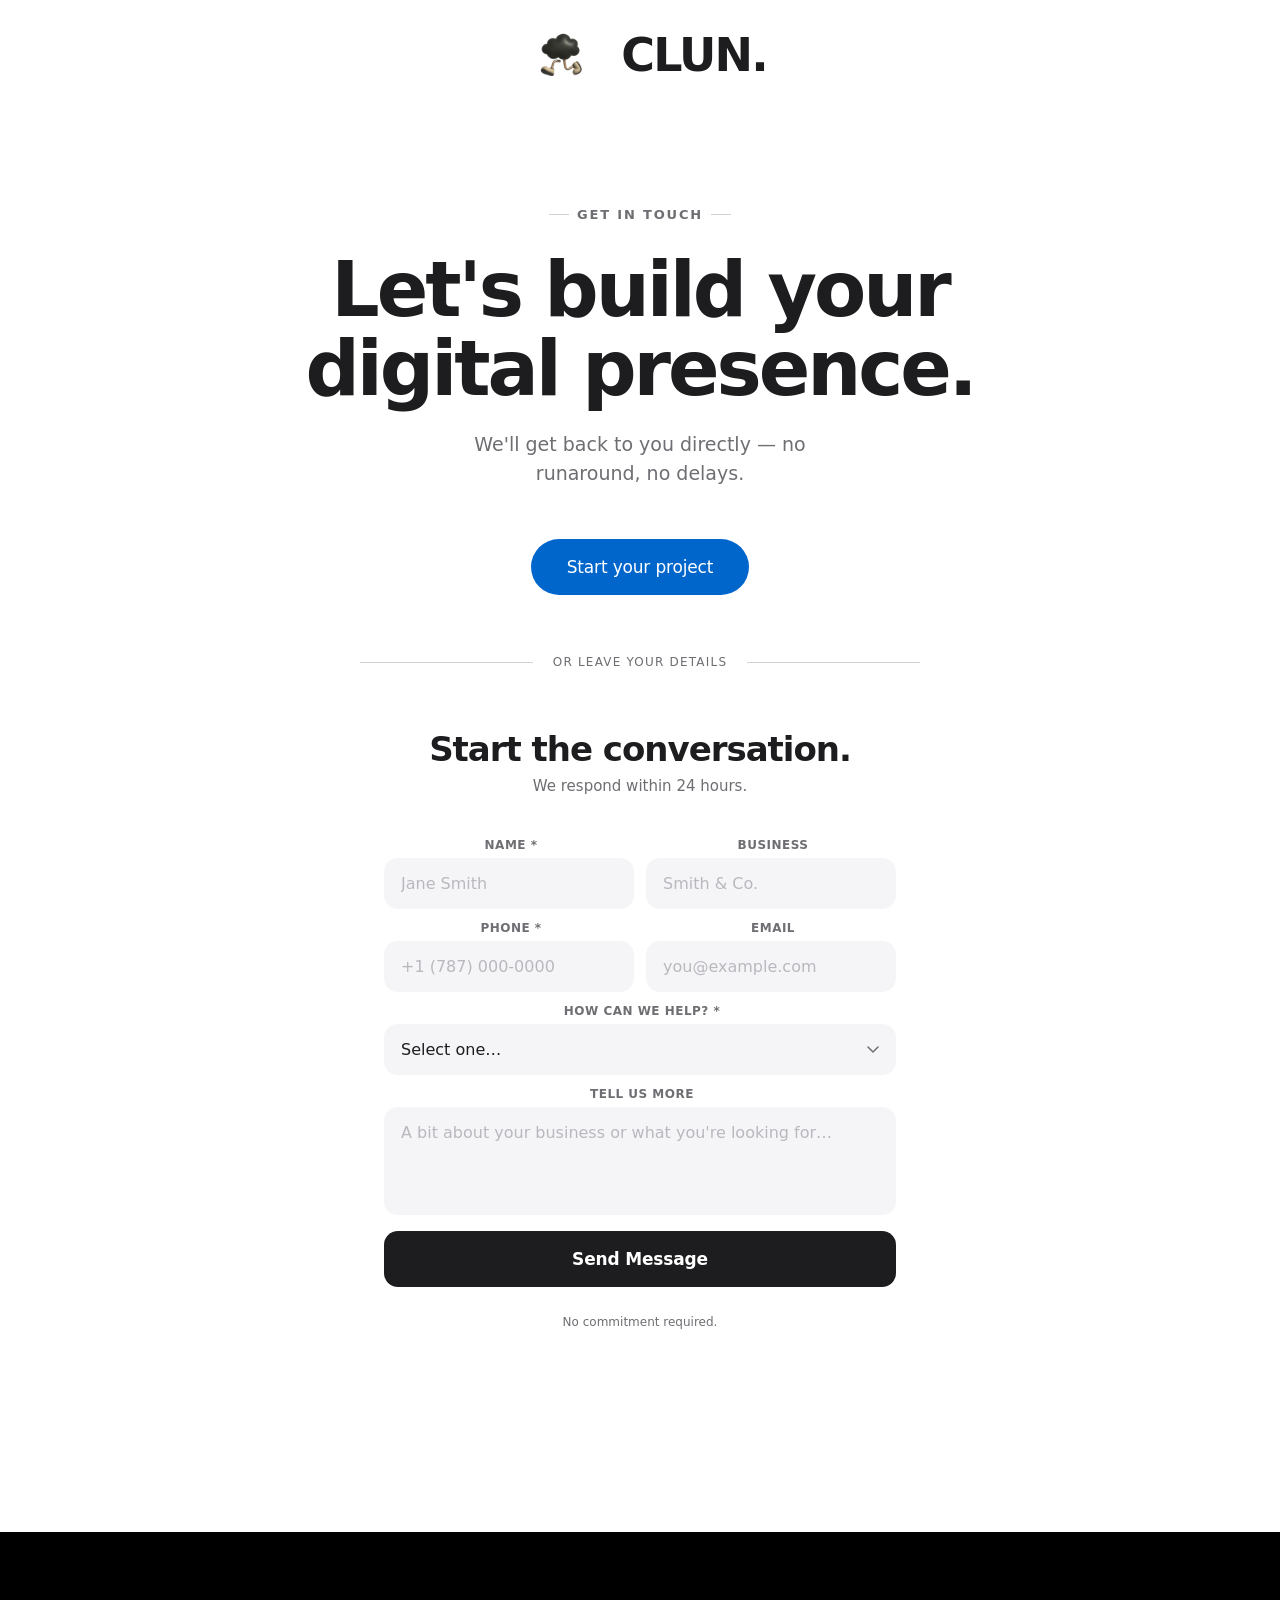
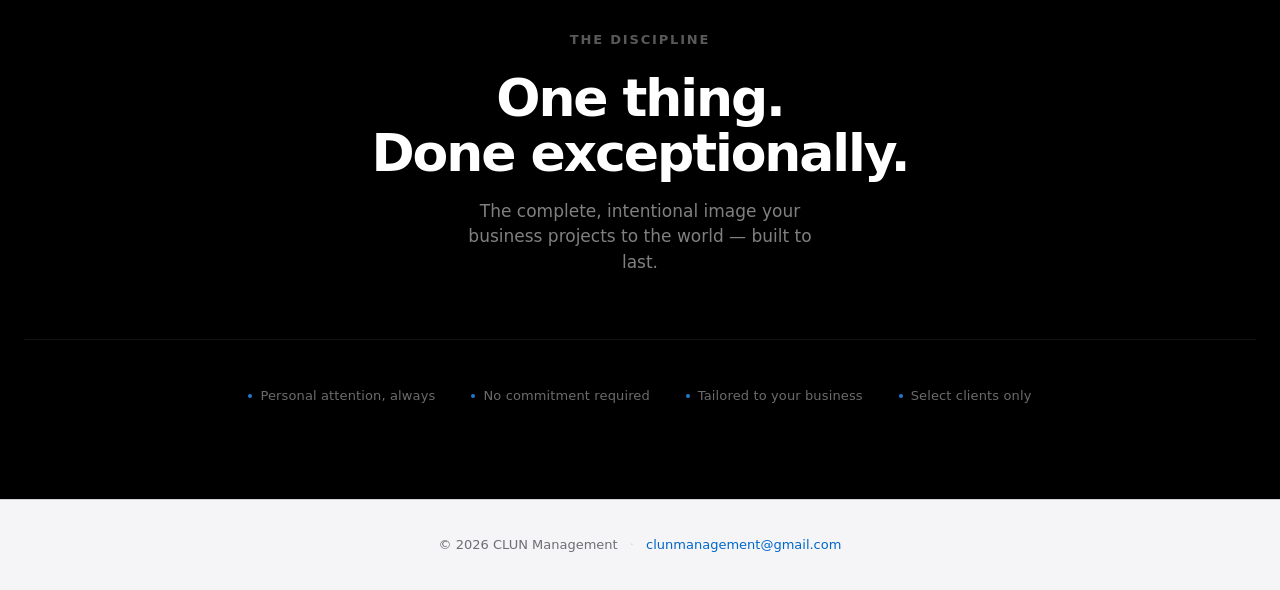
<file: index.html>
<!DOCTYPE html>
<html lang="en">
<head>
  <meta charset="UTF-8" />
  <meta name="viewport" content="width=device-width, initial-scale=1.0" />
  <meta name="description" content="Get in touch with CLUN Management — We build digital presence for businesses that refuse to go unnoticed." />
  <title>Contact — CLUN Management</title>

  <link rel="icon" href="/images/og-clun.jpg" />
  <link rel="apple-touch-icon" href="/images/og-clun.jpg" />

  <!-- Tarjeta al compartir (WhatsApp, iMessage, redes) -->
  <meta property="og:type" content="website" />
  <meta property="og:site_name" content="CLUN Management" />
  <meta property="og:locale" content="en_US" />
  <meta property="og:title" content="CLUN Management — We Build Digital Presence" />
  <meta property="og:description" content="CLUN Management builds digital presence for businesses that refuse to go unnoticed. Websites, booking and lead capture, built and launched for you." />
  <meta property="og:url" content="https://clun-website.vercel.app/" />
  <meta property="og:image" content="https://clun-website.vercel.app/images/og-clun.jpg" />
  <meta property="og:image:secure_url" content="https://clun-website.vercel.app/images/og-clun.jpg" />
  <meta property="og:image:type" content="image/jpeg" />
  <meta property="og:image:width" content="1200" />
  <meta property="og:image:height" content="630" />
  <meta property="og:image:alt" content="CLUN Management logo: a cloud mascot walking" />
  <meta name="twitter:card" content="summary_large_image" />
  <meta name="twitter:title" content="CLUN Management — We Build Digital Presence" />
  <meta name="twitter:description" content="CLUN Management builds digital presence for businesses that refuse to go unnoticed. Websites, booking and lead capture, built and launched for you." />
  <meta name="twitter:image" content="https://clun-website.vercel.app/images/og-clun.jpg" />

  <style>
    :root {
      --blue:       #0066cc;
      --blue-h:     #0071e3;
      --ink:        #1d1d1f;
      --muted:      #6e6e73;
      --canvas:     #ffffff;
      --alt:        #f5f5f7;
      --hairline:   #d2d2d7;
      --dark:       #000000;
      --sans: -apple-system, "SF Pro Display", "SF Pro Text", system-ui, sans-serif;
    }

    *, *::before, *::after { box-sizing: border-box; margin: 0; padding: 0; }
    html { scroll-behavior: smooth; }
    body {
      font-family: var(--sans);
      background: var(--canvas);
      color: var(--ink);
      -webkit-font-smoothing: antialiased;
      overflow-x: hidden;
    }
    img { display: block; max-width: 100%; }
    a   { color: inherit; text-decoration: none; }

    /* ── Nav ── */
    .nav {
      position: fixed;
      inset: 0 0 auto 0;
      z-index: 200;
      height: 110px;
      display: flex;
      align-items: center;
      justify-content: center;
      transition: background 0.3s, backdrop-filter 0.3s, height 0.3s, box-shadow 0.3s;
    }
    .nav.scrolled {
      height: 72px;
      background: rgba(255,255,255,0.88);
      backdrop-filter: saturate(180%) blur(20px);
      -webkit-backdrop-filter: saturate(180%) blur(20px);
      box-shadow: 0 1px 0 var(--hairline);
    }
    .nav__logo {
      display: flex;
      align-items: center;
      gap: 12px;
      transition: gap 0.3s;
    }
    .nav__mascot {
      height: 96px;
      width: auto;
      transition: height 0.3s;
    }
    .nav.scrolled .nav__mascot { height: 52px; }
    .nav__wordmark {
      font-size: 46px;
      font-weight: 800;
      letter-spacing: -0.04em;
      color: var(--ink);
      line-height: 1;
      transition: font-size 0.3s;
    }
    .nav.scrolled .nav__wordmark { font-size: 28px; }

    /* ── Hero ── */
    .hero {
      text-align: center;
      padding: 200px 24px 88px;
    }
    .hero__eyebrow {
      display: inline-flex;
      align-items: center;
      gap: 8px;
      font-size: 13px;
      font-weight: 600;
      letter-spacing: 0.14em;
      text-transform: uppercase;
      color: var(--muted);
      margin-bottom: 28px;
    }
    .hero__eyebrow::before,
    .hero__eyebrow::after {
      content: '';
      display: block;
      width: 20px;
      height: 1px;
      background: var(--hairline);
    }
    .hero__title {
      font-size: clamp(42px, 7vw, 76px);
      font-weight: 700;
      line-height: 1.04;
      letter-spacing: -0.04em;
      color: var(--ink);
      margin-bottom: 22px;
      max-width: 820px;
      margin-inline: auto;
    }
    .hero__sub {
      font-size: 19px;
      font-weight: 400;
      color: var(--muted);
      line-height: 1.5;
      max-width: 440px;
      margin-inline: auto;
      margin-bottom: 52px;
    }

    /* ── Buttons ── */
    .cta-row {
      display: flex;
      justify-content: center;
      gap: 12px;
      flex-wrap: wrap;
    }
    .btn {
      display: inline-flex;
      align-items: center;
      justify-content: center;
      gap: 8px;
      padding: 18px 36px;
      border-radius: 980px;
      font-family: var(--sans);
      font-size: 17px;
      font-weight: 500;
      cursor: pointer;
      border: none;
      transition: background 0.2s, color 0.2s, opacity 0.2s, transform 0.15s;
      white-space: nowrap;
      text-decoration: none;
      letter-spacing: -0.01em;
    }
    .btn:hover  { opacity: 0.84; }
    .btn:active { transform: scale(0.97); }
    .btn--primary   { background: var(--blue); color: #fff; }
    .btn--primary:hover { background: var(--blue-h); opacity: 1; }
    .btn--secondary { background: var(--alt); color: var(--blue); }
    .btn--ghost     { background: transparent; color: #fff; border: 1px solid rgba(255,255,255,0.28); }
    .btn--ghost:hover { background: rgba(255,255,255,0.1); opacity: 1; }

    /* ── Separator ── */
    .sep {
      display: flex;
      align-items: center;
      gap: 20px;
      max-width: 560px;
      margin: 60px auto;
      color: var(--hairline);
    }
    .sep::before, .sep::after {
      content: '';
      flex: 1;
      height: 1px;
      background: var(--hairline);
    }
    .sep span {
      font-size: 12px;
      font-weight: 500;
      letter-spacing: 0.1em;
      text-transform: uppercase;
      color: var(--muted);
      white-space: nowrap;
    }

    /* ── Form ── */
    .form-wrap {
      max-width: 560px;
      margin: 0 auto;
      padding: 0 24px 112px;
    }
    .form-wrap__heading {
      font-size: clamp(26px, 3vw, 34px);
      font-weight: 700;
      letter-spacing: -0.03em;
      text-align: center;
      margin-bottom: 6px;
    }
    .form-wrap__sub {
      font-size: 15px;
      color: var(--muted);
      text-align: center;
      margin-bottom: 40px;
      line-height: 1.5;
    }

    .form { display: flex; flex-direction: column; gap: 12px; }
    .form-row { display: grid; grid-template-columns: 1fr 1fr; gap: 12px; }

    .field { display: flex; flex-direction: column; gap: 6px; }
    .field label {
      font-size: 12px;
      font-weight: 600;
      letter-spacing: 0.04em;
      text-transform: uppercase;
      color: var(--muted);
      padding-left: 4px;
    }
    .field input,
    .field select,
    .field textarea {
      font-family: var(--sans);
      font-size: 16px;
      color: var(--ink);
      background: var(--alt);
      border: 1.5px solid transparent;
      border-radius: 14px;
      padding: 15px 16px;
      outline: none;
      transition: border-color 0.18s, background 0.18s, box-shadow 0.18s;
      -webkit-appearance: none;
      appearance: none;
      resize: none;
      width: 100%;
    }
    .field input::placeholder,
    .field textarea::placeholder { color: #b8b8bf; }
    .field input:focus,
    .field select:focus,
    .field textarea:focus {
      border-color: var(--blue);
      background: var(--canvas);
      box-shadow: 0 0 0 4px rgba(0, 102, 204, 0.10);
    }
    .field select {
      background-image: url("data:image/svg+xml,%3Csvg width='12' height='7' viewBox='0 0 12 7' fill='none' xmlns='http://www.w3.org/2000/svg'%3E%3Cpath d='M1 1l5 5 5-5' stroke='%236e6e73' stroke-width='1.5' stroke-linecap='round' stroke-linejoin='round'/%3E%3C/svg%3E");
      background-repeat: no-repeat;
      background-position: right 16px center;
      padding-right: 40px;
      cursor: pointer;
    }

    .btn--submit {
      width: 100%;
      border-radius: 14px;
      padding: 18px;
      font-family: var(--sans);
      font-size: 17px;
      font-weight: 600;
      letter-spacing: -0.01em;
      background: var(--ink);
      color: #fff;
      border: none;
      cursor: pointer;
      margin-top: 4px;
      transition: background 0.2s, transform 0.15s;
    }
    .btn--submit:hover  { background: #2a2a2c; }
    .btn--submit:active { transform: scale(0.99); }
    .btn--submit:disabled { opacity: 0.45; cursor: not-allowed; transform: none; }

    .form-note {
      font-size: 12px;
      color: var(--muted);
      text-align: center;
      margin-top: 14px;
      line-height: 1.6;
    }

    /* ── Success ── */
    .form-success {
      display: none;
      text-align: center;
      padding: 56px 0 40px;
    }
    .form-success.visible { display: block; }
    .success__ring {
      width: 64px;
      height: 64px;
      border-radius: 50%;
      background: var(--ink);
      display: flex;
      align-items: center;
      justify-content: center;
      margin: 0 auto 28px;
    }
    .form-success h3 {
      font-size: 28px;
      font-weight: 700;
      letter-spacing: -0.03em;
      margin-bottom: 10px;
    }
    .form-success p {
      font-size: 17px;
      color: var(--muted);
      margin-bottom: 36px;
      line-height: 1.5;
    }

    /* ── Dark strip ── */
    .dark-strip {
      background: var(--dark);
      color: #fff;
      padding: 100px 24px 96px;
      text-align: center;
    }
    .dark-strip__label {
      font-size: 13px;
      font-weight: 600;
      letter-spacing: 0.14em;
      text-transform: uppercase;
      color: rgba(255,255,255,0.35);
      margin-bottom: 24px;
    }
    .dark-strip__title {
      font-size: clamp(32px, 5vw, 52px);
      font-weight: 700;
      letter-spacing: -0.04em;
      line-height: 1.06;
      margin-bottom: 18px;
    }
    .dark-strip__sub {
      font-size: 17px;
      color: rgba(255,255,255,0.5);
      margin-bottom: 52px;
      max-width: 380px;
      margin-inline: auto;
      line-height: 1.5;
    }
    .trust-row {
      display: flex;
      justify-content: center;
      flex-wrap: wrap;
      gap: 10px 36px;
      list-style: none;
      margin-top: 64px;
      padding-top: 48px;
      border-top: 1px solid rgba(255,255,255,0.07);
    }
    .trust-row li {
      display: flex;
      align-items: center;
      gap: 8px;
      font-size: 13px;
      font-weight: 400;
      color: rgba(255,255,255,0.42);
      letter-spacing: 0.01em;
    }
    .trust-row .pip {
      width: 4px;
      height: 4px;
      border-radius: 50%;
      background: rgba(41, 151, 255, 0.8);
      flex-shrink: 0;
    }

    /* ── Footer ── */
    .footer {
      background: var(--alt);
      border-top: 1px solid var(--hairline);
      padding: 32px 24px;
      text-align: center;
    }
    .footer p { font-size: 13px; color: var(--muted); line-height: 2; }
    .footer a { color: var(--blue); }
    .footer .sep-dot { margin: 0 8px; color: var(--hairline); }

    /* ── Responsive ── */
    @media (max-width: 600px) {
      .hero { padding-top: 160px; }
      .nav__mascot { height: 72px; }
      .nav__wordmark { font-size: 34px; }
      .nav.scrolled .nav__mascot { height: 44px; }
      .nav.scrolled .nav__wordmark { font-size: 22px; }
      .form-row { grid-template-columns: 1fr; }
      .cta-row  { flex-direction: column; align-items: center; }
      .btn      { width: 100%; max-width: 360px; }
    }
  </style>
</head>
<body>

  <!-- NAV -->
  <nav class="nav" id="nav">
    <a href="#" class="nav__logo" aria-label="CLUN Management">
      <img src="images/mascot.png" class="nav__mascot" alt="" aria-hidden="true" />
      <span class="nav__wordmark">CLUN.</span>
    </a>
  </nav>

  <!-- HERO -->
  <section class="hero">
    <p class="hero__eyebrow"><span>Get in touch</span></p>
    <h1 class="hero__title">Let's build your<br />digital presence.</h1>
    <p class="hero__sub">We'll get back to you directly — no runaround, no delays.</p>

    <div class="cta-row">
      <button
        type="button"
        class="btn btn--primary"
        data-cal-link="clun-management-ecx9up"
        data-cal-config='{"layout":"month_view"}'
      >Start your project</button>
    </div>

    <div class="sep" aria-hidden="true"><span>or leave your details</span></div>

    <!-- FORM -->
    <div class="form-wrap">
      <h2 class="form-wrap__heading">Start the conversation.</h2>
      <p class="form-wrap__sub">We respond within 24 hours.</p>

      <form class="form" id="contactForm" novalidate>
        <div class="form-row">
          <div class="field">
            <label for="f-name">Name *</label>
            <input type="text" id="f-name" name="name" placeholder="Jane Smith" required autocomplete="name" />
          </div>
          <div class="field">
            <label for="f-business">Business</label>
            <input type="text" id="f-business" name="business" placeholder="Smith & Co." autocomplete="organization" />
          </div>
        </div>

        <div class="form-row">
          <div class="field">
            <label for="f-phone">Phone *</label>
            <input type="tel" id="f-phone" name="phone" placeholder="+1 (787) 000-0000" required autocomplete="tel" />
          </div>
          <div class="field">
            <label for="f-email">Email</label>
            <input type="email" id="f-email" name="email" placeholder="you@example.com" autocomplete="email" />
          </div>
        </div>

        <div class="field">
          <label for="f-interest">How can we help? *</label>
          <select id="f-interest" name="interest" required>
            <option value="" disabled selected>Select one…</option>
            <option value="Build my digital presence from scratch">Build my digital presence from scratch</option>
            <option value="Elevate my existing digital presence">Elevate my existing digital presence</option>
            <option value="Not sure yet — let's talk">Not sure yet — let's talk</option>
          </select>
        </div>

        <div class="field">
          <label for="f-message">Tell us more</label>
          <textarea id="f-message" name="message" rows="4" placeholder="A bit about your business or what you're looking for…"></textarea>
        </div>

        <button type="submit" class="btn--submit" id="submitBtn">Send Message</button>
        <p class="form-note">No commitment required.</p>
      </form>

      <!-- Success state -->
      <div class="form-success" id="formSuccess" aria-live="polite">
        <div class="success__ring" aria-hidden="true">
          <svg width="26" height="26" viewBox="0 0 24 24" fill="none" stroke="#fff" stroke-width="2.2" stroke-linecap="round" stroke-linejoin="round">
            <polyline points="20 6 9 17 4 12"/>
          </svg>
        </div>
        <h3>Message received.</h3>
        <p>We'll be in touch very soon.</p>
        <a href="https://wa.me/17875994838" target="_blank" rel="noopener" class="btn btn--primary">
          Message Us Directly
        </a>
      </div>
    </div>
  </section>

  <!-- DARK STRIP -->
  <div class="dark-strip">
    <p class="dark-strip__label">The discipline</p>
    <h2 class="dark-strip__title">One thing.<br />Done exceptionally.</h2>
    <p class="dark-strip__sub">The complete, intentional image your business projects to the world — built to last.</p>
    <ul class="trust-row">
      <li><span class="pip" aria-hidden="true"></span>Personal attention, always</li>
      <li><span class="pip" aria-hidden="true"></span>No commitment required</li>
      <li><span class="pip" aria-hidden="true"></span>Tailored to your business</li>
      <li><span class="pip" aria-hidden="true"></span>Select clients only</li>
    </ul>
  </div>

  <!-- FOOTER -->
  <footer class="footer">
    <p>
      © 2026 CLUN Management
      <span class="sep-dot">·</span>
      <a href="mailto:clunmanagement@gmail.com">clunmanagement@gmail.com</a>
    </p>
  </footer>

  <script>
    /* Nav glass on scroll */
    const nav = document.getElementById('nav');
    window.addEventListener('scroll', () => {
      nav.classList.toggle('scrolled', window.scrollY > 20);
    }, { passive: true });

    /* Form submit */
    const form      = document.getElementById('contactForm');
    const success   = document.getElementById('formSuccess');
    const submitBtn = document.getElementById('submitBtn');

    form.addEventListener('submit', async (e) => {
      e.preventDefault();
      if (!form.checkValidity()) { form.reportValidity(); return; }

      submitBtn.disabled = true;
      submitBtn.textContent = 'Sending…';

      const data = new FormData(form);
      data.append('_subject', 'New Lead — CLUN Management');
      data.append('_captcha', 'false');

      try {
        await fetch('https://formsubmit.co/ajax/clunmanagement@gmail.com', {
          method: 'POST',
          headers: { 'Accept': 'application/json' },
          body: data,
        });
      } catch (_) { /* show success regardless */ }

      form.style.display = 'none';
      success.classList.add('visible');
      success.scrollIntoView({ behavior: 'smooth', block: 'center' });
    });
  </script>

  <!-- Cal.com embed: opens the booking popup from the hero's "Start your project" button -->
  <script type="text/javascript">
    (function (C, A, L) {
      let p = function (a, ar) { a.q.push(ar); };
      let d = C.document;
      C.Cal = C.Cal || function () {
        let cal = C.Cal; let ar = arguments;
        if (!cal.loaded) {
          cal.ns = {}; cal.q = cal.q || [];
          d.head.appendChild(d.createElement("script")).src = A;
          cal.loaded = true;
        }
        if (ar[0] === L) {
          const api = function () { p(api, arguments); };
          const namespace = ar[1];
          api.q = api.q || [];
          typeof namespace === "string"
            ? (cal.ns[namespace] = api) && p(api, ar)
            : p(cal, ar);
          return;
        }
        p(cal, ar);
      };
    })(window, "https://app.cal.com/embed/embed.js", "init");

    Cal("init", { origin: "https://cal.com" });

    Cal("ui", {
      styles: { branding: { brandColor: "#A8844A" } },
      hideEventTypeDetails: false,
      layout: "month_view"
    });
  </script>
</body>
</html>
</file>
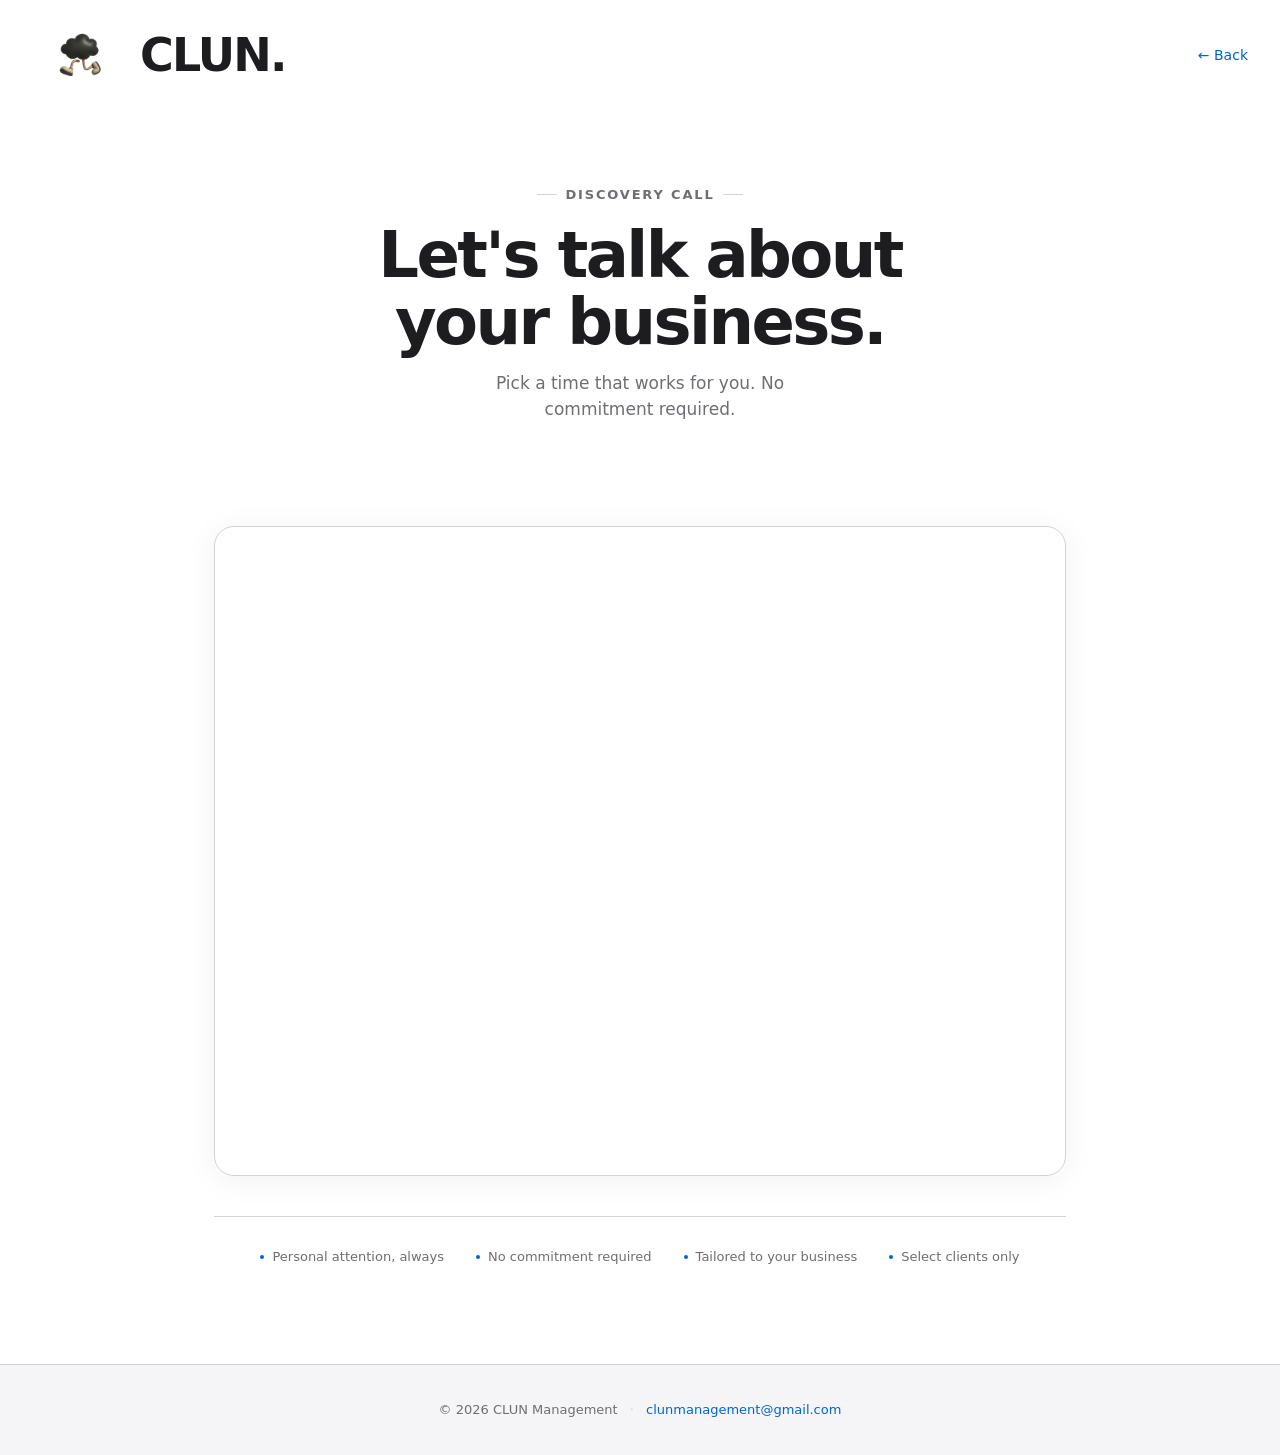
<file: booking.html>
<!DOCTYPE html>
<html lang="en">
<head>
  <meta charset="UTF-8" />
  <meta name="viewport" content="width=device-width, initial-scale=1.0" />
  <meta name="description" content="Book a discovery call with CLUN Management — We'll discuss your digital presence goals." />
  <title>Book a Call — CLUN Management</title>
  <style>
    :root {
      --blue:     #0066cc;
      --blue-h:   #0071e3;
      --ink:      #1d1d1f;
      --muted:    #6e6e73;
      --canvas:   #ffffff;
      --alt:      #f5f5f7;
      --hairline: #d2d2d7;
      --dark:     #000000;
      --sans: -apple-system, "SF Pro Display", "SF Pro Text", system-ui, sans-serif;
    }

    *, *::before, *::after { box-sizing: border-box; margin: 0; padding: 0; }
    html { scroll-behavior: smooth; }
    body {
      font-family: var(--sans);
      background: var(--canvas);
      color: var(--ink);
      -webkit-font-smoothing: antialiased;
      overflow-x: hidden;
    }
    img { display: block; max-width: 100%; }
    a   { color: inherit; text-decoration: none; }

    /* ── Nav ── */
    .nav {
      position: fixed;
      inset: 0 0 auto 0;
      z-index: 200;
      height: 110px;
      display: flex;
      align-items: center;
      justify-content: space-between;
      padding: 0 32px;
      transition: background 0.3s, backdrop-filter 0.3s, height 0.3s, box-shadow 0.3s;
    }
    .nav.scrolled {
      height: 72px;
      background: rgba(255,255,255,0.88);
      backdrop-filter: saturate(180%) blur(20px);
      -webkit-backdrop-filter: saturate(180%) blur(20px);
      box-shadow: 0 1px 0 var(--hairline);
    }
    .nav__logo {
      display: flex;
      align-items: center;
      gap: 12px;
      transition: gap 0.3s;
    }
    .nav__mascot {
      height: 96px;
      width: auto;
      transition: height 0.3s;
    }
    .nav.scrolled .nav__mascot { height: 52px; }
    .nav__wordmark {
      font-size: 46px;
      font-weight: 800;
      letter-spacing: -0.04em;
      color: var(--ink);
      line-height: 1;
      transition: font-size 0.3s;
    }
    .nav.scrolled .nav__wordmark { font-size: 28px; }

    .nav__back {
      font-size: 14px;
      font-weight: 500;
      color: var(--blue);
      display: flex;
      align-items: center;
      gap: 6px;
      transition: opacity 0.2s;
    }
    .nav__back:hover { opacity: 0.7; }

    /* ── Hero ── */
    .hero {
      text-align: center;
      padding: 180px 24px 56px;
    }
    .hero__eyebrow {
      display: inline-flex;
      align-items: center;
      gap: 8px;
      font-size: 13px;
      font-weight: 600;
      letter-spacing: 0.14em;
      text-transform: uppercase;
      color: var(--muted);
      margin-bottom: 20px;
    }
    .hero__eyebrow::before,
    .hero__eyebrow::after {
      content: '';
      display: block;
      width: 20px;
      height: 1px;
      background: var(--hairline);
    }
    .hero__title {
      font-size: clamp(36px, 6vw, 64px);
      font-weight: 700;
      line-height: 1.04;
      letter-spacing: -0.04em;
      color: var(--ink);
      margin-bottom: 16px;
    }
    .hero__sub {
      font-size: 17px;
      color: var(--muted);
      line-height: 1.5;
      max-width: 400px;
      margin-inline: auto;
    }

    /* ── Cal embed wrapper ── */
    .cal-section {
      max-width: 900px;
      margin: 48px auto 0;
      padding: 0 24px 100px;
    }
    #cal-inline {
      width: 100%;
      min-height: 650px;
      border-radius: 20px;
      overflow: hidden;
      border: 1px solid var(--hairline);
      box-shadow: 0 4px 32px rgba(0,0,0,0.06);
    }

    /* ── Trust row ── */
    .trust {
      display: flex;
      justify-content: center;
      flex-wrap: wrap;
      gap: 8px 32px;
      list-style: none;
      padding: 32px 24px 0;
      border-top: 1px solid var(--hairline);
      max-width: 900px;
      margin-inline: auto;
    }
    .trust li {
      display: flex;
      align-items: center;
      gap: 8px;
      font-size: 13px;
      color: var(--muted);
    }
    .trust .pip {
      width: 4px;
      height: 4px;
      border-radius: 50%;
      background: var(--blue);
      flex-shrink: 0;
    }

    /* ── Footer ── */
    .footer {
      background: var(--alt);
      border-top: 1px solid var(--hairline);
      padding: 32px 24px;
      text-align: center;
    }
    .footer p { font-size: 13px; color: var(--muted); line-height: 2; }
    .footer a { color: var(--blue); }
    .footer .sep-dot { margin: 0 8px; color: var(--hairline); }

    @media (max-width: 600px) {
      .hero { padding-top: 150px; }
      .nav__mascot { height: 72px; }
      .nav__wordmark { font-size: 34px; }
      .nav.scrolled .nav__mascot { height: 44px; }
      .nav.scrolled .nav__wordmark { font-size: 22px; }
      #cal-inline { min-height: 580px; border-radius: 14px; }
    }
  </style>
</head>
<body>

  <!-- NAV -->
  <nav class="nav" id="nav">
    <a href="index.html" class="nav__logo" aria-label="CLUN Management">
      <img src="images/mascot.png" class="nav__mascot" alt="" aria-hidden="true" />
      <span class="nav__wordmark">CLUN.</span>
    </a>
    <a href="index.html" class="nav__back">
      ← Back
    </a>
  </nav>

  <!-- HERO -->
  <section class="hero">
    <p class="hero__eyebrow"><span>Discovery Call</span></p>
    <h1 class="hero__title">Let's talk about<br />your business.</h1>
    <p class="hero__sub">Pick a time that works for you. No commitment required.</p>
  </section>

  <!-- CAL.COM EMBED -->
  <div class="cal-section">
    <div id="cal-inline"></div>

    <ul class="trust" style="margin-top: 40px;">
      <li><span class="pip" aria-hidden="true"></span>Personal attention, always</li>
      <li><span class="pip" aria-hidden="true"></span>No commitment required</li>
      <li><span class="pip" aria-hidden="true"></span>Tailored to your business</li>
      <li><span class="pip" aria-hidden="true"></span>Select clients only</li>
    </ul>
  </div>

  <!-- FOOTER -->
  <footer class="footer">
    <p>
      © 2026 CLUN Management
      <span class="sep-dot">·</span>
      <a href="mailto:clunmanagement@gmail.com">clunmanagement@gmail.com</a>
    </p>
  </footer>

  <!-- Nav scroll -->
  <script>
    const nav = document.getElementById('nav');
    window.addEventListener('scroll', () => {
      nav.classList.toggle('scrolled', window.scrollY > 20);
    }, { passive: true });
  </script>

  <!-- Cal.com Inline Embed -->
  <script type="text/javascript">
    (function (C, A, L) {
      let p = function (a, ar) { a.q.push(ar); };
      let d = C.document;
      C.Cal = C.Cal || function () {
        let cal = C.Cal; let ar = arguments;
        if (!cal.loaded) {
          cal.ns = {}; cal.q = cal.q || [];
          d.head.appendChild(d.createElement("script")).src = A;
          cal.loaded = true;
        }
        if (ar[0] === L) {
          const api = function () { p(api, arguments); };
          const namespace = ar[1];
          api.q = api.q || [];
          typeof namespace === "string"
            ? (cal.ns[namespace] = api) && p(api, ar)
            : p(cal, ar);
          return;
        }
        p(cal, ar);
      };
    })(window, "https://app.cal.com/embed/embed.js", "init");

    Cal("init", { origin: "https://cal.com" });

    Cal("inline", {
      elementOrSelector: "#cal-inline",
      calLink: "clun-management-ecx9up",
      layout: "month_view"
    });

    Cal("ui", {
      styles: { branding: { brandColor: "#0066cc" } },
      hideEventTypeDetails: false,
      layout: "month_view"
    });
  </script>

</body>
</html>
</file>
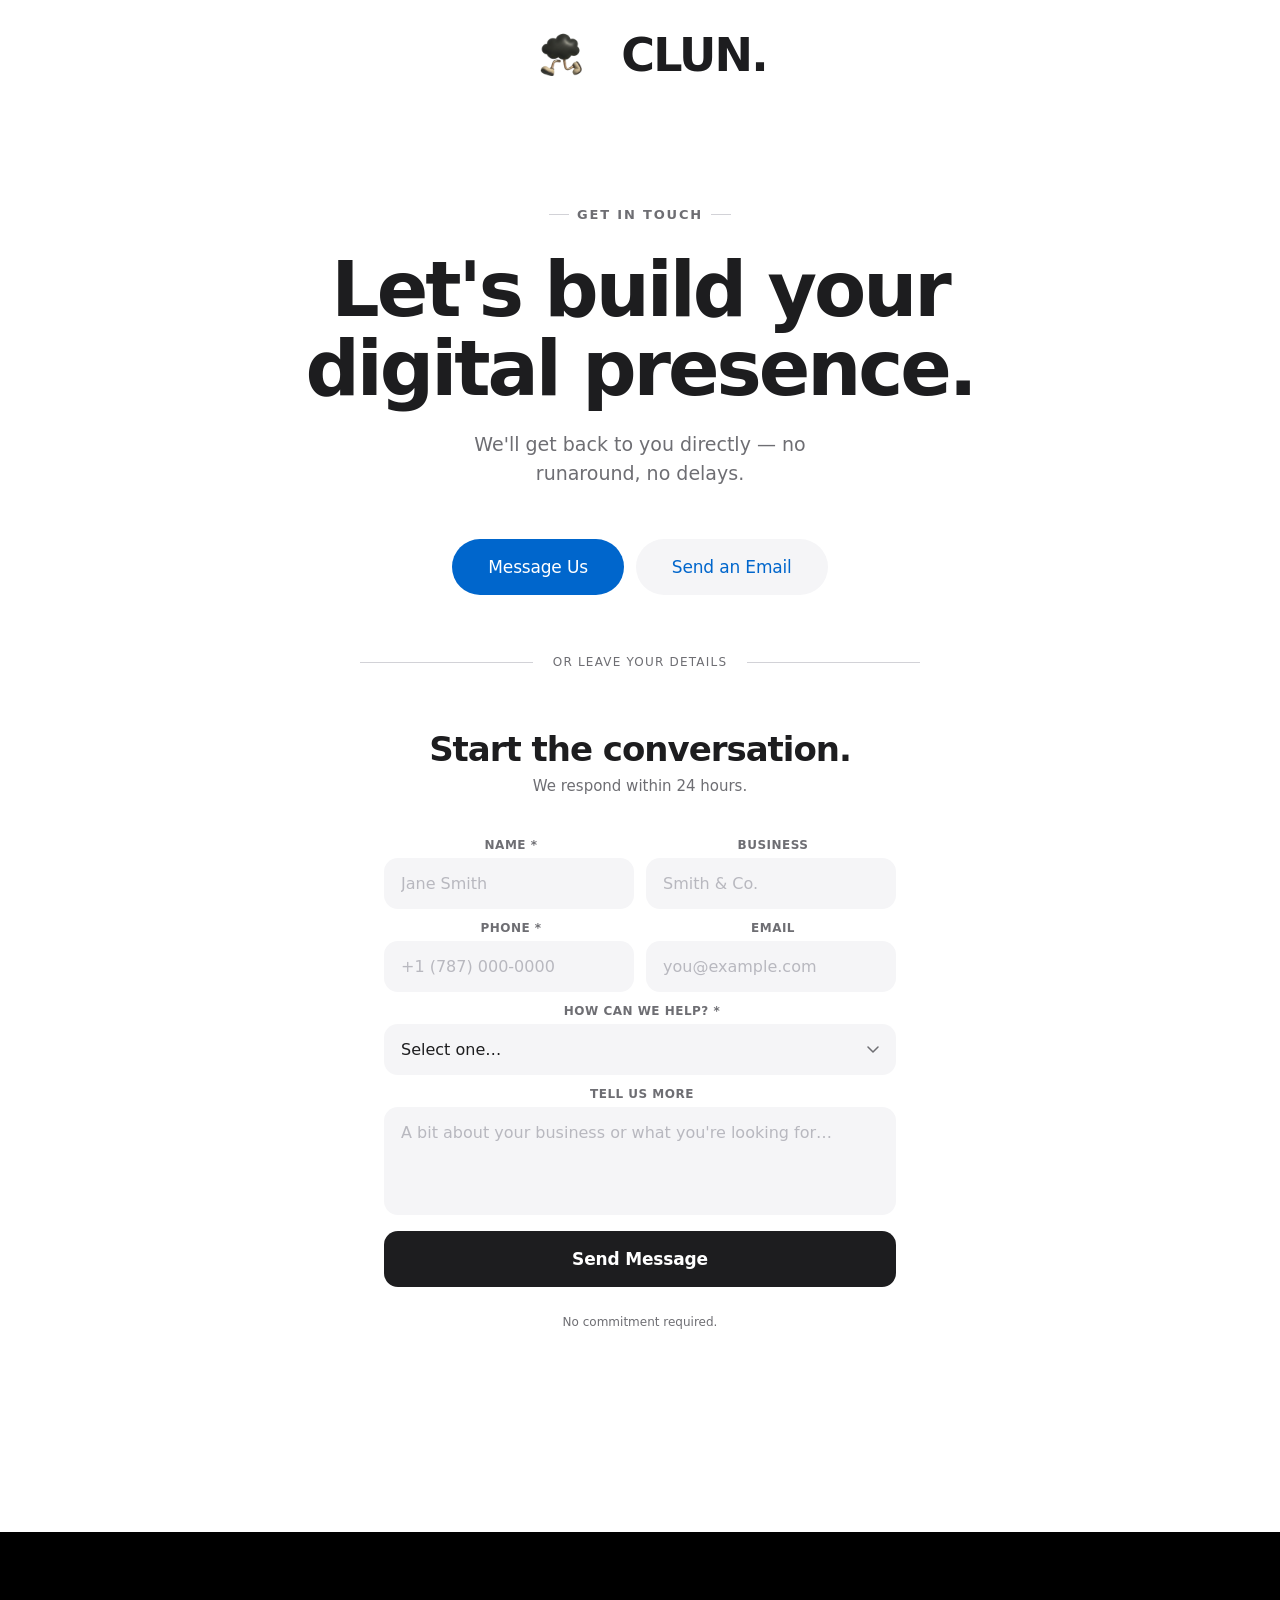
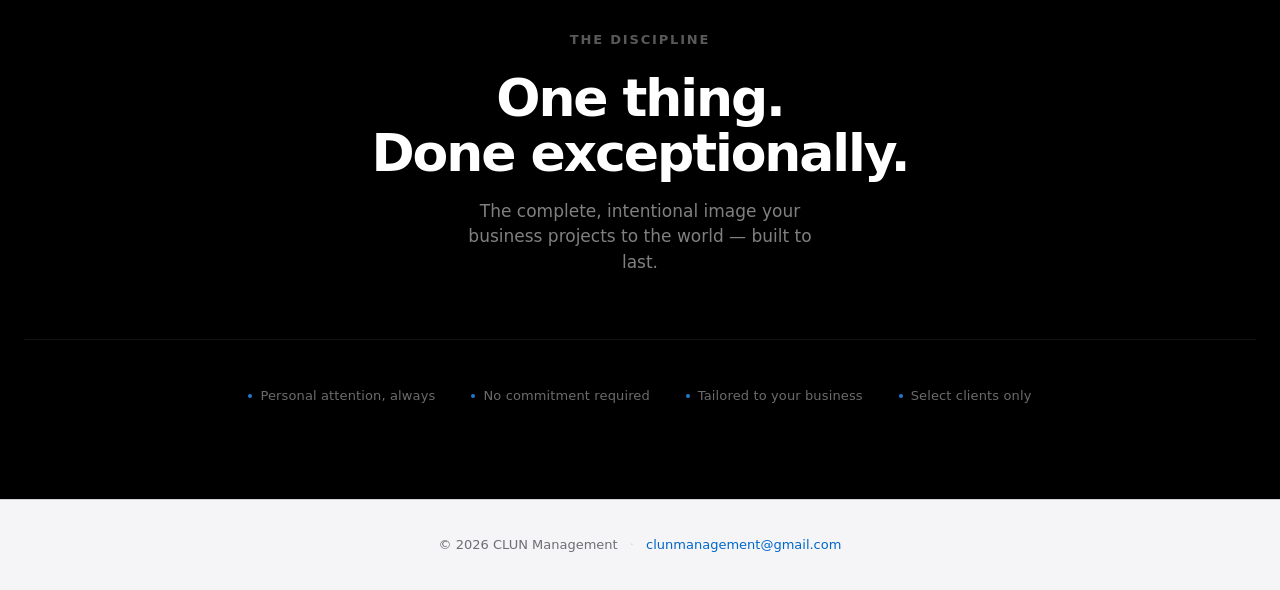
<file: contact.html>
<!DOCTYPE html>
<html lang="en">
<head>
  <meta charset="UTF-8" />
  <meta name="viewport" content="width=device-width, initial-scale=1.0" />
  <meta name="description" content="Get in touch with CLUN Management — We build digital presence for businesses that refuse to go unnoticed." />
  <title>Contact — CLUN Management</title>

  <link rel="icon" href="/images/og-clun.jpg" />
  <link rel="apple-touch-icon" href="/images/og-clun.jpg" />

  <!-- Tarjeta al compartir (WhatsApp, iMessage, redes) -->
  <meta property="og:type" content="website" />
  <meta property="og:site_name" content="CLUN Management" />
  <meta property="og:locale" content="en_US" />
  <meta property="og:title" content="Contact — CLUN Management" />
  <meta property="og:description" content="CLUN Management builds digital presence for businesses that refuse to go unnoticed. Websites, booking and lead capture, built and launched for you." />
  <meta property="og:url" content="https://clun-website.vercel.app/contact.html" />
  <meta property="og:image" content="https://clun-website.vercel.app/images/og-clun.jpg" />
  <meta property="og:image:secure_url" content="https://clun-website.vercel.app/images/og-clun.jpg" />
  <meta property="og:image:type" content="image/jpeg" />
  <meta property="og:image:width" content="1200" />
  <meta property="og:image:height" content="630" />
  <meta property="og:image:alt" content="CLUN Management logo: a cloud mascot walking" />
  <meta name="twitter:card" content="summary_large_image" />
  <meta name="twitter:title" content="Contact — CLUN Management" />
  <meta name="twitter:description" content="CLUN Management builds digital presence for businesses that refuse to go unnoticed. Websites, booking and lead capture, built and launched for you." />
  <meta name="twitter:image" content="https://clun-website.vercel.app/images/og-clun.jpg" />

  <style>
    :root {
      --blue:       #0066cc;
      --blue-h:     #0071e3;
      --ink:        #1d1d1f;
      --muted:      #6e6e73;
      --canvas:     #ffffff;
      --alt:        #f5f5f7;
      --hairline:   #d2d2d7;
      --dark:       #000000;
      --sans: -apple-system, "SF Pro Display", "SF Pro Text", system-ui, sans-serif;
    }

    *, *::before, *::after { box-sizing: border-box; margin: 0; padding: 0; }
    html { scroll-behavior: smooth; }
    body {
      font-family: var(--sans);
      background: var(--canvas);
      color: var(--ink);
      -webkit-font-smoothing: antialiased;
      overflow-x: hidden;
    }
    img { display: block; max-width: 100%; }
    a   { color: inherit; text-decoration: none; }

    /* ── Nav ── */
    .nav {
      position: fixed;
      inset: 0 0 auto 0;
      z-index: 200;
      height: 110px;
      display: flex;
      align-items: center;
      justify-content: center;
      transition: background 0.3s, backdrop-filter 0.3s, height 0.3s, box-shadow 0.3s;
    }
    .nav.scrolled {
      height: 72px;
      background: rgba(255,255,255,0.88);
      backdrop-filter: saturate(180%) blur(20px);
      -webkit-backdrop-filter: saturate(180%) blur(20px);
      box-shadow: 0 1px 0 var(--hairline);
    }
    .nav__logo {
      display: flex;
      align-items: center;
      gap: 12px;
      transition: gap 0.3s;
    }
    .nav__mascot {
      height: 96px;
      width: auto;
      transition: height 0.3s;
    }
    .nav.scrolled .nav__mascot { height: 52px; }
    .nav__wordmark {
      font-size: 46px;
      font-weight: 800;
      letter-spacing: -0.04em;
      color: var(--ink);
      line-height: 1;
      transition: font-size 0.3s;
    }
    .nav.scrolled .nav__wordmark { font-size: 28px; }

    /* ── Hero ── */
    .hero {
      text-align: center;
      padding: 200px 24px 88px;
    }
    .hero__eyebrow {
      display: inline-flex;
      align-items: center;
      gap: 8px;
      font-size: 13px;
      font-weight: 600;
      letter-spacing: 0.14em;
      text-transform: uppercase;
      color: var(--muted);
      margin-bottom: 28px;
    }
    .hero__eyebrow::before,
    .hero__eyebrow::after {
      content: '';
      display: block;
      width: 20px;
      height: 1px;
      background: var(--hairline);
    }
    .hero__title {
      font-size: clamp(42px, 7vw, 76px);
      font-weight: 700;
      line-height: 1.04;
      letter-spacing: -0.04em;
      color: var(--ink);
      margin-bottom: 22px;
      max-width: 820px;
      margin-inline: auto;
    }
    .hero__sub {
      font-size: 19px;
      font-weight: 400;
      color: var(--muted);
      line-height: 1.5;
      max-width: 440px;
      margin-inline: auto;
      margin-bottom: 52px;
    }

    /* ── Buttons ── */
    .cta-row {
      display: flex;
      justify-content: center;
      gap: 12px;
      flex-wrap: wrap;
    }
    .btn {
      display: inline-flex;
      align-items: center;
      justify-content: center;
      gap: 8px;
      padding: 18px 36px;
      border-radius: 980px;
      font-family: var(--sans);
      font-size: 17px;
      font-weight: 500;
      cursor: pointer;
      border: none;
      transition: background 0.2s, color 0.2s, opacity 0.2s, transform 0.15s;
      white-space: nowrap;
      text-decoration: none;
      letter-spacing: -0.01em;
    }
    .btn:hover  { opacity: 0.84; }
    .btn:active { transform: scale(0.97); }
    .btn--primary   { background: var(--blue); color: #fff; }
    .btn--primary:hover { background: var(--blue-h); opacity: 1; }
    .btn--secondary { background: var(--alt); color: var(--blue); }
    .btn--ghost     { background: transparent; color: #fff; border: 1px solid rgba(255,255,255,0.28); }
    .btn--ghost:hover { background: rgba(255,255,255,0.1); opacity: 1; }

    /* ── Separator ── */
    .sep {
      display: flex;
      align-items: center;
      gap: 20px;
      max-width: 560px;
      margin: 60px auto;
      color: var(--hairline);
    }
    .sep::before, .sep::after {
      content: '';
      flex: 1;
      height: 1px;
      background: var(--hairline);
    }
    .sep span {
      font-size: 12px;
      font-weight: 500;
      letter-spacing: 0.1em;
      text-transform: uppercase;
      color: var(--muted);
      white-space: nowrap;
    }

    /* ── Form ── */
    .form-wrap {
      max-width: 560px;
      margin: 0 auto;
      padding: 0 24px 112px;
    }
    .form-wrap__heading {
      font-size: clamp(26px, 3vw, 34px);
      font-weight: 700;
      letter-spacing: -0.03em;
      text-align: center;
      margin-bottom: 6px;
    }
    .form-wrap__sub {
      font-size: 15px;
      color: var(--muted);
      text-align: center;
      margin-bottom: 40px;
      line-height: 1.5;
    }

    .form { display: flex; flex-direction: column; gap: 12px; }
    .form-row { display: grid; grid-template-columns: 1fr 1fr; gap: 12px; }

    .field { display: flex; flex-direction: column; gap: 6px; }
    .field label {
      font-size: 12px;
      font-weight: 600;
      letter-spacing: 0.04em;
      text-transform: uppercase;
      color: var(--muted);
      padding-left: 4px;
    }
    .field input,
    .field select,
    .field textarea {
      font-family: var(--sans);
      font-size: 16px;
      color: var(--ink);
      background: var(--alt);
      border: 1.5px solid transparent;
      border-radius: 14px;
      padding: 15px 16px;
      outline: none;
      transition: border-color 0.18s, background 0.18s, box-shadow 0.18s;
      -webkit-appearance: none;
      appearance: none;
      resize: none;
      width: 100%;
    }
    .field input::placeholder,
    .field textarea::placeholder { color: #b8b8bf; }
    .field input:focus,
    .field select:focus,
    .field textarea:focus {
      border-color: var(--blue);
      background: var(--canvas);
      box-shadow: 0 0 0 4px rgba(0, 102, 204, 0.10);
    }
    .field select {
      background-image: url("data:image/svg+xml,%3Csvg width='12' height='7' viewBox='0 0 12 7' fill='none' xmlns='http://www.w3.org/2000/svg'%3E%3Cpath d='M1 1l5 5 5-5' stroke='%236e6e73' stroke-width='1.5' stroke-linecap='round' stroke-linejoin='round'/%3E%3C/svg%3E");
      background-repeat: no-repeat;
      background-position: right 16px center;
      padding-right: 40px;
      cursor: pointer;
    }

    .btn--submit {
      width: 100%;
      border-radius: 14px;
      padding: 18px;
      font-family: var(--sans);
      font-size: 17px;
      font-weight: 600;
      letter-spacing: -0.01em;
      background: var(--ink);
      color: #fff;
      border: none;
      cursor: pointer;
      margin-top: 4px;
      transition: background 0.2s, transform 0.15s;
    }
    .btn--submit:hover  { background: #2a2a2c; }
    .btn--submit:active { transform: scale(0.99); }
    .btn--submit:disabled { opacity: 0.45; cursor: not-allowed; transform: none; }

    .form-note {
      font-size: 12px;
      color: var(--muted);
      text-align: center;
      margin-top: 14px;
      line-height: 1.6;
    }

    /* ── Success ── */
    .form-success {
      display: none;
      text-align: center;
      padding: 56px 0 40px;
    }
    .form-success.visible { display: block; }
    .success__ring {
      width: 64px;
      height: 64px;
      border-radius: 50%;
      background: var(--ink);
      display: flex;
      align-items: center;
      justify-content: center;
      margin: 0 auto 28px;
    }
    .form-success h3 {
      font-size: 28px;
      font-weight: 700;
      letter-spacing: -0.03em;
      margin-bottom: 10px;
    }
    .form-success p {
      font-size: 17px;
      color: var(--muted);
      margin-bottom: 36px;
      line-height: 1.5;
    }

    /* ── Dark strip ── */
    .dark-strip {
      background: var(--dark);
      color: #fff;
      padding: 100px 24px 96px;
      text-align: center;
    }
    .dark-strip__label {
      font-size: 13px;
      font-weight: 600;
      letter-spacing: 0.14em;
      text-transform: uppercase;
      color: rgba(255,255,255,0.35);
      margin-bottom: 24px;
    }
    .dark-strip__title {
      font-size: clamp(32px, 5vw, 52px);
      font-weight: 700;
      letter-spacing: -0.04em;
      line-height: 1.06;
      margin-bottom: 18px;
    }
    .dark-strip__sub {
      font-size: 17px;
      color: rgba(255,255,255,0.5);
      margin-bottom: 52px;
      max-width: 380px;
      margin-inline: auto;
      line-height: 1.5;
    }
    .trust-row {
      display: flex;
      justify-content: center;
      flex-wrap: wrap;
      gap: 10px 36px;
      list-style: none;
      margin-top: 64px;
      padding-top: 48px;
      border-top: 1px solid rgba(255,255,255,0.07);
    }
    .trust-row li {
      display: flex;
      align-items: center;
      gap: 8px;
      font-size: 13px;
      font-weight: 400;
      color: rgba(255,255,255,0.42);
      letter-spacing: 0.01em;
    }
    .trust-row .pip {
      width: 4px;
      height: 4px;
      border-radius: 50%;
      background: rgba(41, 151, 255, 0.8);
      flex-shrink: 0;
    }

    /* ── Footer ── */
    .footer {
      background: var(--alt);
      border-top: 1px solid var(--hairline);
      padding: 32px 24px;
      text-align: center;
    }
    .footer p { font-size: 13px; color: var(--muted); line-height: 2; }
    .footer a { color: var(--blue); }
    .footer .sep-dot { margin: 0 8px; color: var(--hairline); }

    /* ── Responsive ── */
    @media (max-width: 600px) {
      .hero { padding-top: 160px; }
      .nav__mascot { height: 72px; }
      .nav__wordmark { font-size: 34px; }
      .nav.scrolled .nav__mascot { height: 44px; }
      .nav.scrolled .nav__wordmark { font-size: 22px; }
      .form-row { grid-template-columns: 1fr; }
      .cta-row  { flex-direction: column; align-items: center; }
      .btn      { width: 100%; max-width: 360px; }
    }
  </style>
</head>
<body>

  <!-- NAV -->
  <nav class="nav" id="nav">
    <a href="index.html" class="nav__logo" aria-label="CLUN Management">
      <img src="images/mascot.png" class="nav__mascot" alt="" aria-hidden="true" />
      <span class="nav__wordmark">CLUN.</span>
    </a>
  </nav>

  <!-- HERO -->
  <section class="hero">
    <p class="hero__eyebrow"><span>Get in touch</span></p>
    <h1 class="hero__title">Let's build your<br />digital presence.</h1>
    <p class="hero__sub">We'll get back to you directly — no runaround, no delays.</p>

    <div class="cta-row">
      <a
        href="https://wa.me/17875994838?text=Hi%2C%20I%27m%20interested%20in%20building%20my%20digital%20presence%20with%20CLUN%20Management."
        class="btn btn--primary"
        target="_blank"
        rel="noopener"
      >Message Us</a>
      <a
        href="mailto:clunmanagement@gmail.com?subject=Digital%20Presence%20Inquiry"
        class="btn btn--secondary"
      >Send an Email</a>
    </div>

    <div class="sep" aria-hidden="true"><span>or leave your details</span></div>

    <!-- FORM -->
    <div class="form-wrap">
      <h2 class="form-wrap__heading">Start the conversation.</h2>
      <p class="form-wrap__sub">We respond within 24 hours.</p>

      <form class="form" id="contactForm" novalidate>
        <div class="form-row">
          <div class="field">
            <label for="f-name">Name *</label>
            <input type="text" id="f-name" name="name" placeholder="Jane Smith" required autocomplete="name" />
          </div>
          <div class="field">
            <label for="f-business">Business</label>
            <input type="text" id="f-business" name="business" placeholder="Smith & Co." autocomplete="organization" />
          </div>
        </div>

        <div class="form-row">
          <div class="field">
            <label for="f-phone">Phone *</label>
            <input type="tel" id="f-phone" name="phone" placeholder="+1 (787) 000-0000" required autocomplete="tel" />
          </div>
          <div class="field">
            <label for="f-email">Email</label>
            <input type="email" id="f-email" name="email" placeholder="you@example.com" autocomplete="email" />
          </div>
        </div>

        <div class="field">
          <label for="f-interest">How can we help? *</label>
          <select id="f-interest" name="interest" required>
            <option value="" disabled selected>Select one…</option>
            <option value="Build my digital presence from scratch">Build my digital presence from scratch</option>
            <option value="Elevate my existing digital presence">Elevate my existing digital presence</option>
            <option value="Not sure yet — let's talk">Not sure yet — let's talk</option>
          </select>
        </div>

        <div class="field">
          <label for="f-message">Tell us more</label>
          <textarea id="f-message" name="message" rows="4" placeholder="A bit about your business or what you're looking for…"></textarea>
        </div>

        <button type="submit" class="btn--submit" id="submitBtn">Send Message</button>
        <p class="form-note">No commitment required.</p>
      </form>

      <!-- Success state -->
      <div class="form-success" id="formSuccess" aria-live="polite">
        <div class="success__ring" aria-hidden="true">
          <svg width="26" height="26" viewBox="0 0 24 24" fill="none" stroke="#fff" stroke-width="2.2" stroke-linecap="round" stroke-linejoin="round">
            <polyline points="20 6 9 17 4 12"/>
          </svg>
        </div>
        <h3>Message received.</h3>
        <p>We'll be in touch very soon.</p>
        <a href="https://wa.me/17875994838" target="_blank" rel="noopener" class="btn btn--primary">
          Message Us Directly
        </a>
      </div>
    </div>
  </section>

  <!-- DARK STRIP -->
  <div class="dark-strip">
    <p class="dark-strip__label">The discipline</p>
    <h2 class="dark-strip__title">One thing.<br />Done exceptionally.</h2>
    <p class="dark-strip__sub">The complete, intentional image your business projects to the world — built to last.</p>
    <ul class="trust-row">
      <li><span class="pip" aria-hidden="true"></span>Personal attention, always</li>
      <li><span class="pip" aria-hidden="true"></span>No commitment required</li>
      <li><span class="pip" aria-hidden="true"></span>Tailored to your business</li>
      <li><span class="pip" aria-hidden="true"></span>Select clients only</li>
    </ul>
  </div>

  <!-- FOOTER -->
  <footer class="footer">
    <p>
      © 2026 CLUN Management
      <span class="sep-dot">·</span>
      <a href="mailto:clunmanagement@gmail.com">clunmanagement@gmail.com</a>
    </p>
  </footer>

  <script>
    /* Nav glass on scroll */
    const nav = document.getElementById('nav');
    window.addEventListener('scroll', () => {
      nav.classList.toggle('scrolled', window.scrollY > 20);
    }, { passive: true });

    /* Form submit */
    const form      = document.getElementById('contactForm');
    const success   = document.getElementById('formSuccess');
    const submitBtn = document.getElementById('submitBtn');

    form.addEventListener('submit', async (e) => {
      e.preventDefault();
      if (!form.checkValidity()) { form.reportValidity(); return; }

      submitBtn.disabled = true;
      submitBtn.textContent = 'Sending…';

      const data = new FormData(form);
      data.append('_subject', 'New Lead — CLUN Management');
      data.append('_captcha', 'false');

      try {
        await fetch('https://formsubmit.co/ajax/clunmanagement@gmail.com', {
          method: 'POST',
          headers: { 'Accept': 'application/json' },
          body: data,
        });
      } catch (_) { /* show success regardless */ }

      form.style.display = 'none';
      success.classList.add('visible');
      success.scrollIntoView({ behavior: 'smooth', block: 'center' });
    });
  </script>
</body>
</html>
</file>
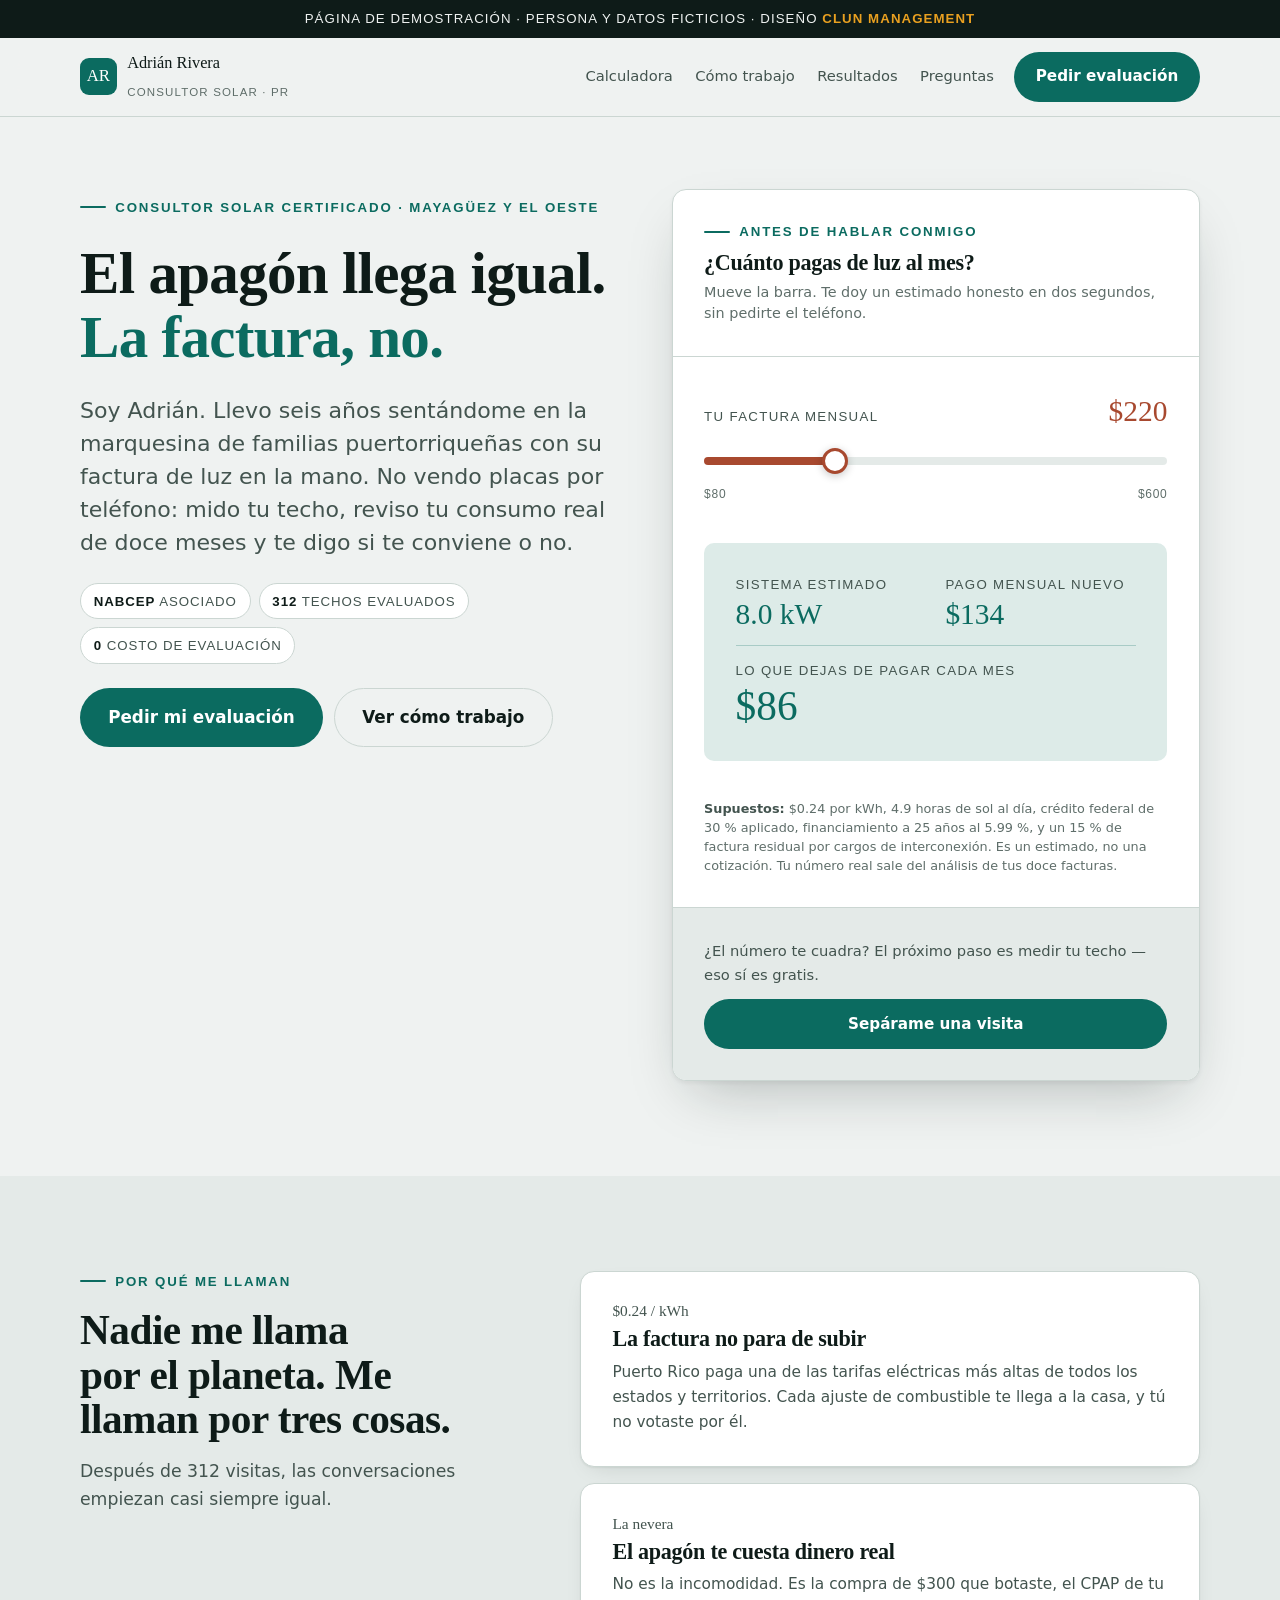
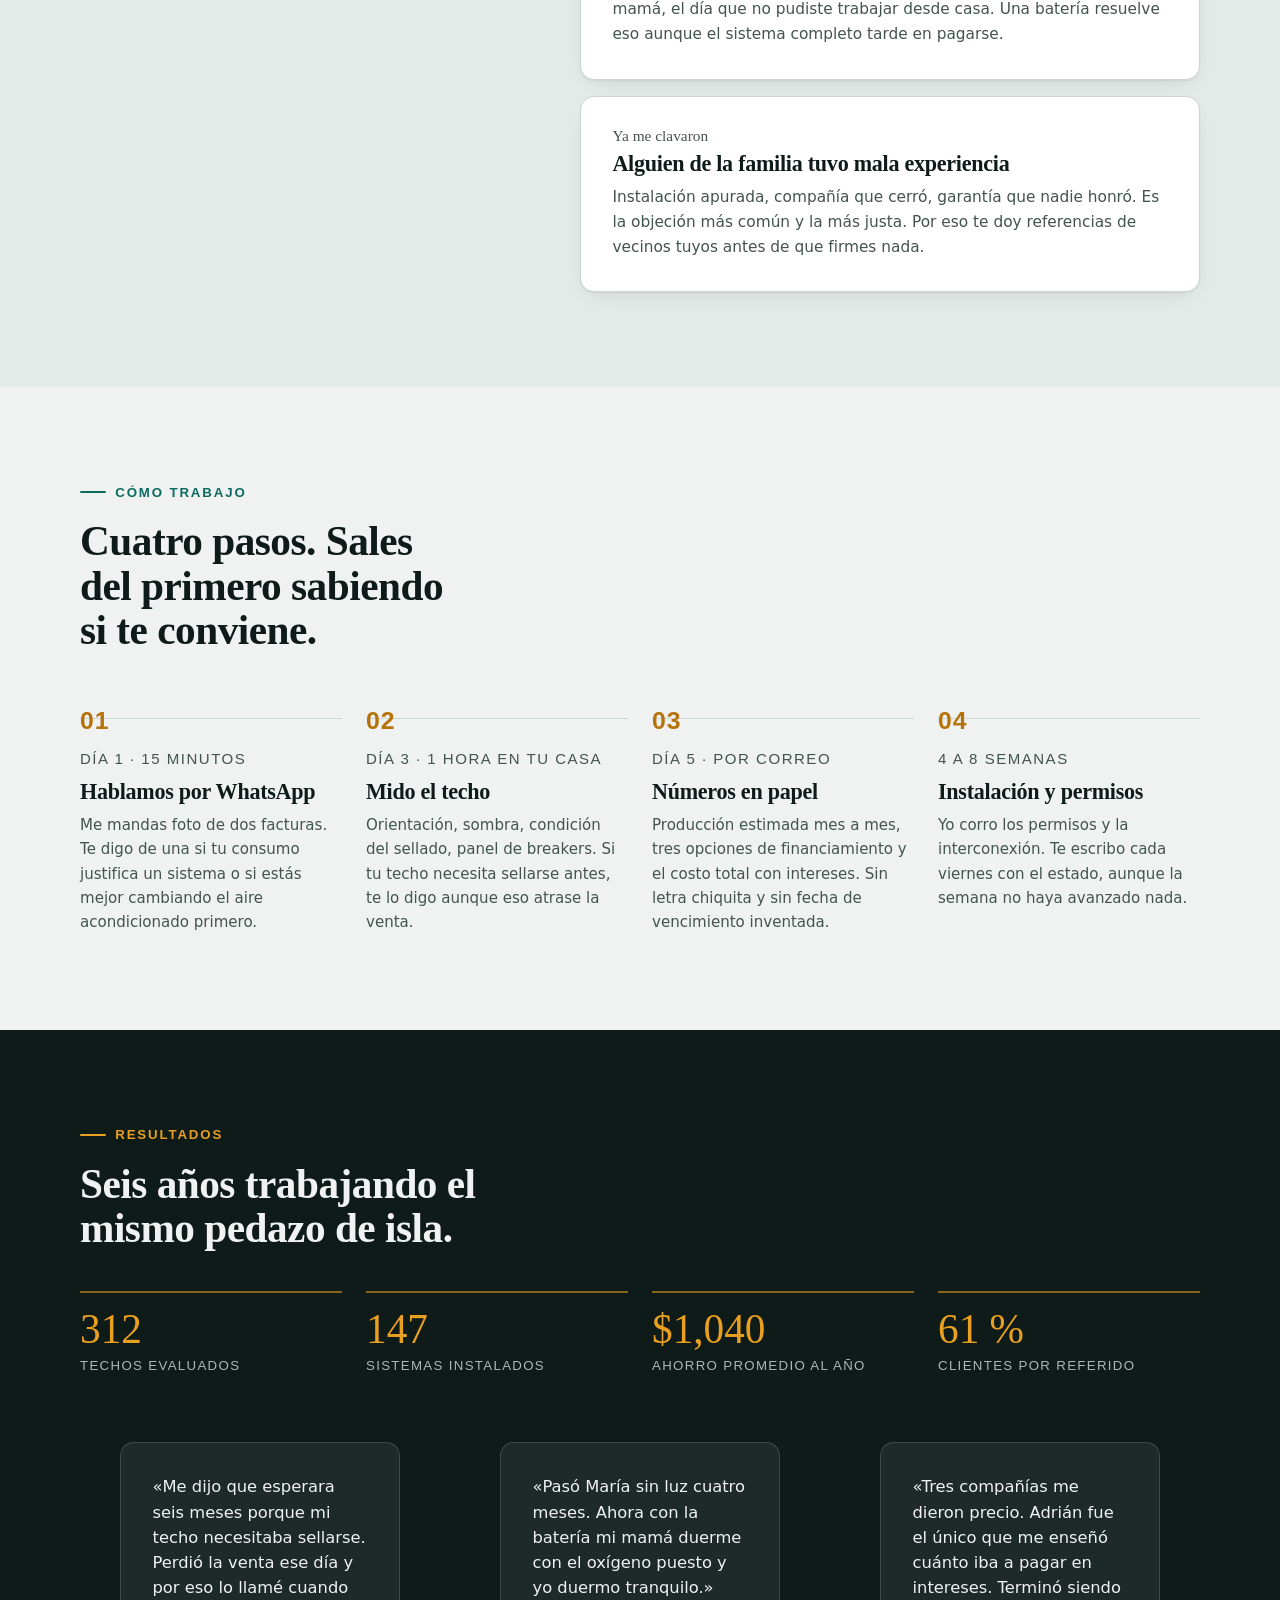
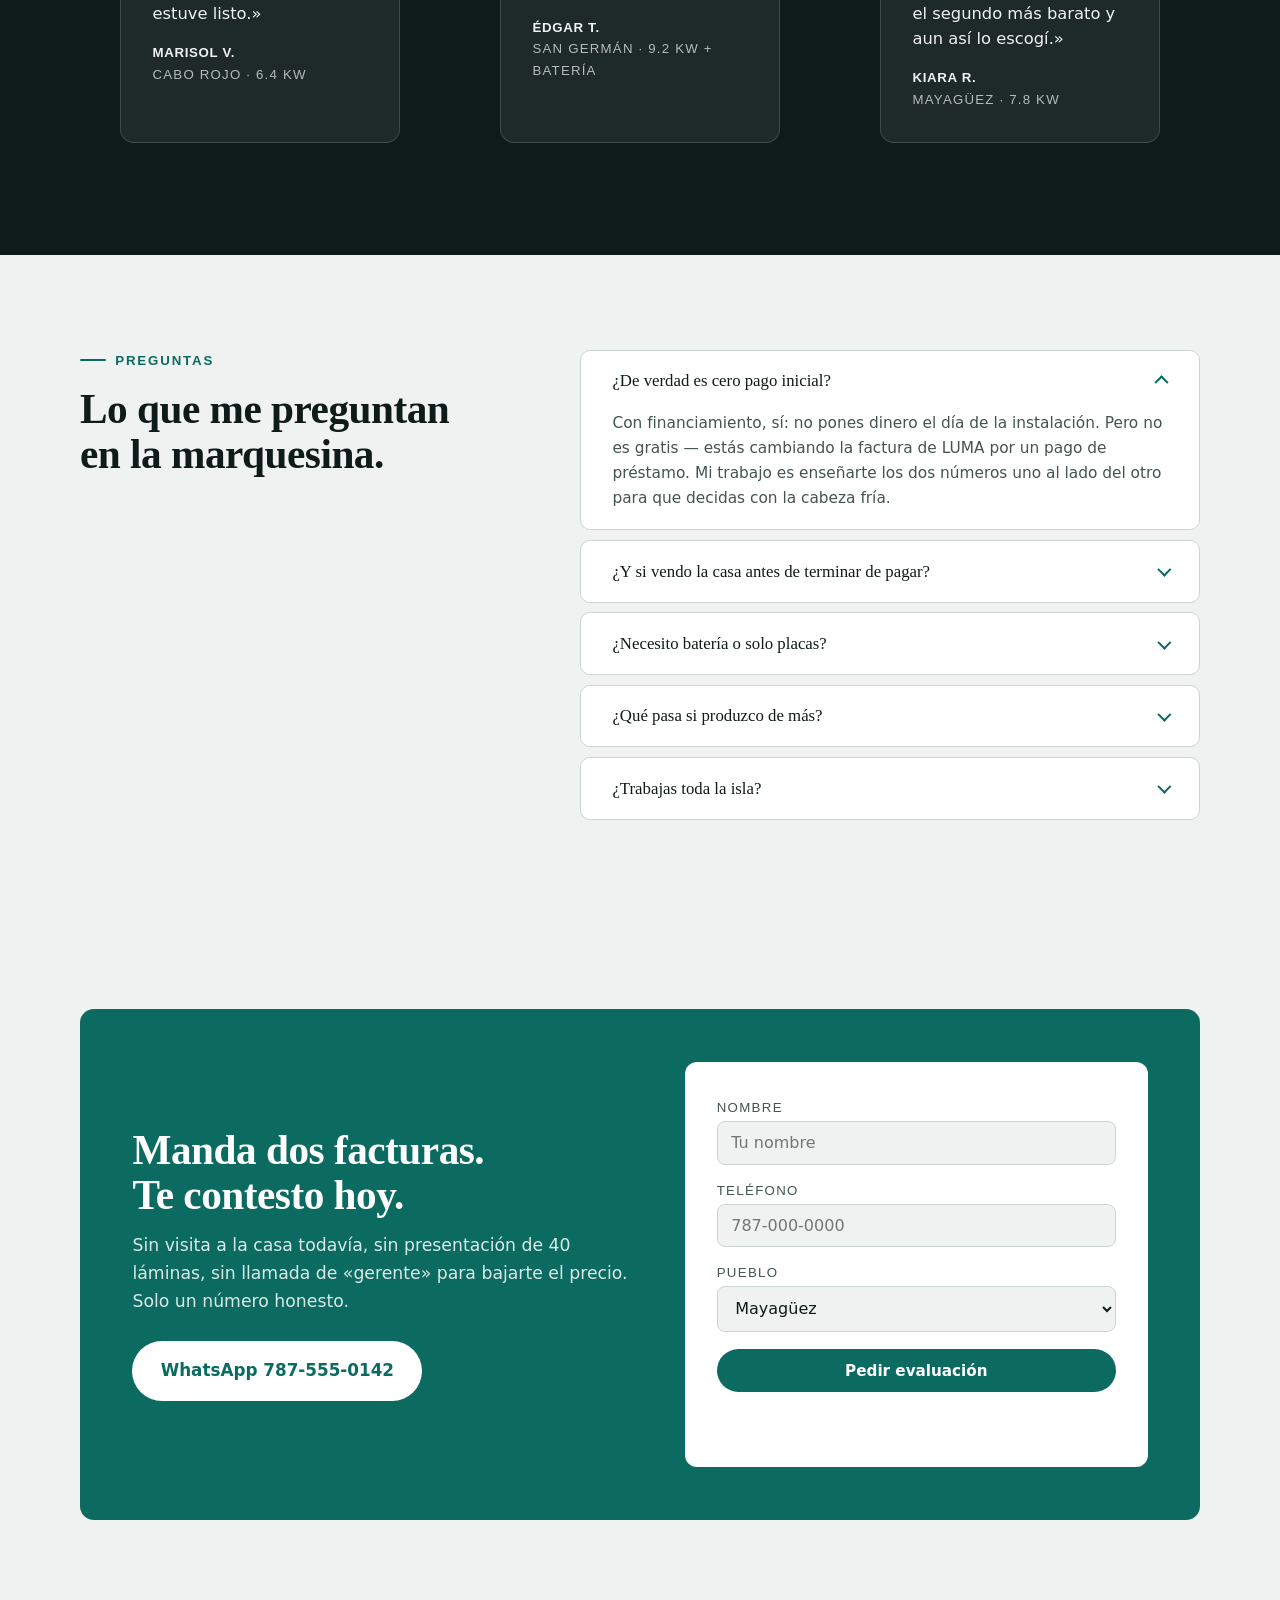
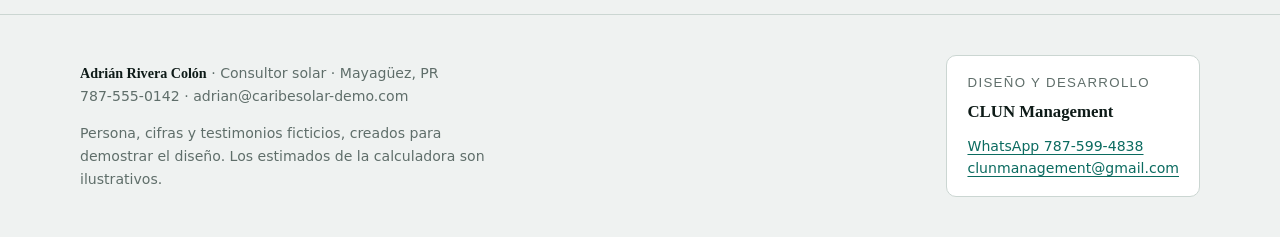
<file: solar-consultor-demo.html>
<!DOCTYPE html>
<html lang="es-PR">
<head>
<meta charset="utf-8">
<meta name="viewport" content="width=device-width, initial-scale=1">
<title>Adrián Rivera · Consultor Solar en Puerto Rico</title>
<meta name="description" content="Evaluación de energía solar para tu casa en Puerto Rico. Sin costo, sin presión. Calcula lo que pagarías con placas antes de hablar con nadie.">
<style>
/* ============================================================
   TOKENS
   ============================================================ */
:root{
  --ground:#EFF2F1;
  --surface:#FFFFFF;
  --surface-2:#E4EAE8;
  --ink:#0E1B18;
  --ink-2:#43544F;
  --ink-3:#5F6E6A;
  --line:#CBD6D2;
  --teal:#0B6B60;
  --teal-lift:#11897B;
  --teal-wash:#DDEBE8;
  --sun:#B5730A;
  --sun-fill:#E9A020;
  --clay:#A8492F;
  /* the proof band is always a dark panel — it must not borrow --ink, which
     flips light in dark theme and strands the amber accent on top of it */
  --proof-bg:#0E1B18;
  --proof-ink:#EFF2F1;
  --shadow:0 1px 2px rgba(14,27,24,.06), 0 8px 24px -12px rgba(14,27,24,.18);
  --shadow-lg:0 2px 4px rgba(14,27,24,.05), 0 24px 56px -20px rgba(14,27,24,.28);

  --display:"SuperClarendon","Superclarendon",Rockwell,"Roboto Slab",Georgia,serif;
  --body:"Avenir Next",Avenir,"Segoe UI",system-ui,-apple-system,sans-serif;
  --cond:"Avenir Next Condensed","Roboto Condensed","Arial Narrow","Avenir Next",sans-serif;

  --step--1:clamp(.78rem,.76rem + .1vw,.83rem);
  --step-0:clamp(1rem,.97rem + .15vw,1.08rem);
  --step-1:clamp(1.2rem,1.14rem + .3vw,1.4rem);
  --step-2:clamp(1.5rem,1.36rem + .6vw,1.9rem);
  --step-3:clamp(1.9rem,1.62rem + 1.2vw,2.7rem);
  --step-4:clamp(2.4rem,1.85rem + 2.3vw,4rem);

  --pad:clamp(1.15rem,.85rem + 1.4vw,2rem);
  --gap:clamp(1.5rem,1rem + 2vw,2.75rem);
  --bay:clamp(3.5rem,2.4rem + 4.4vw,6.5rem);
  --radius:14px;
}
@media (prefers-color-scheme:dark){
  :root{
    --ground:#0B1512; --surface:#12211D; --surface-2:#1A2E28;
    --ink:#E6EDEA; --ink-2:#9DB0AA; --ink-3:#7B8F89;
    --line:#263B35;
    --teal:#35B0A0; --teal-lift:#4CC7B6; --teal-wash:#14302B;
  --proof-bg:#14302B; --proof-ink:#E9F0ED;
    --sun:#F0B03F; --sun-fill:#F0B03F; --clay:#D97555;
    --shadow:0 1px 2px rgba(0,0,0,.4), 0 8px 24px -12px rgba(0,0,0,.6);
    --shadow-lg:0 2px 4px rgba(0,0,0,.35), 0 24px 56px -20px rgba(0,0,0,.7);
  }
}
:root[data-theme="dark"]{
  --ground:#0B1512; --surface:#12211D; --surface-2:#1A2E28;
  --ink:#E6EDEA; --ink-2:#9DB0AA; --ink-3:#7B8F89;
  --line:#263B35;
  --teal:#35B0A0; --teal-lift:#4CC7B6; --teal-wash:#14302B;
  --proof-bg:#14302B; --proof-ink:#E9F0ED;
  --sun:#F0B03F; --sun-fill:#F0B03F; --clay:#D97555;
  --shadow:0 1px 2px rgba(0,0,0,.4), 0 8px 24px -12px rgba(0,0,0,.6);
  --shadow-lg:0 2px 4px rgba(0,0,0,.35), 0 24px 56px -20px rgba(0,0,0,.7);
}
:root[data-theme="light"]{
  --ground:#EFF2F1; --surface:#FFFFFF; --surface-2:#E4EAE8;
  --ink:#0E1B18; --ink-2:#43544F; --ink-3:#5F6E6A;
  --line:#CBD6D2;
  --teal:#0B6B60; --teal-lift:#11897B; --teal-wash:#DDEBE8;
  --proof-bg:#0E1B18; --proof-ink:#EFF2F1;
  --sun:#B5730A; --sun-fill:#E9A020; --clay:#A8492F;
  --shadow:0 1px 2px rgba(14,27,24,.06), 0 8px 24px -12px rgba(14,27,24,.18);
  --shadow-lg:0 2px 4px rgba(14,27,24,.05), 0 24px 56px -20px rgba(14,27,24,.28);
}

/* ============================================================
   BASE
   ============================================================ */
*,*::before,*::after{box-sizing:border-box;}
html{-webkit-text-size-adjust:100%;scroll-behavior:smooth;}
@media (prefers-reduced-motion:reduce){html{scroll-behavior:auto;}}
body{
  margin:0;background:var(--ground);color:var(--ink);
  font-family:var(--body);font-size:var(--step-0);line-height:1.62;
  -webkit-font-smoothing:antialiased;overflow-x:hidden;
}
h1,h2,h3{font-family:var(--display);font-weight:700;line-height:1.08;text-wrap:balance;margin:0;letter-spacing:-.012em;}
p{margin:0;}
a{color:inherit;}
img{max-width:100%;display:block;}
:focus-visible{outline:3px solid var(--teal-lift);outline-offset:3px;border-radius:4px;}

.wrap{width:min(100% - 2.4rem,1120px);margin-inline:auto;}
.bay{padding-block:var(--bay);}

.eyebrow{
  font-family:var(--cond);font-size:var(--step--1);font-weight:600;
  text-transform:uppercase;letter-spacing:.14em;color:var(--teal);
  display:flex;align-items:center;gap:.6rem;
}
.eyebrow::before{content:"";width:1.6rem;height:2px;background:var(--teal);flex:none;border-radius:2px;}
.lede{color:var(--ink-2);font-size:var(--step-1);line-height:1.5;max-width:60ch;}
.tnum{font-variant-numeric:tabular-nums;}

/* ============================================================
   DEMO RIBBON
   ============================================================ */
.ribbon{
  background:var(--ink);color:var(--ground);
  font-family:var(--cond);font-size:var(--step--1);letter-spacing:.08em;
  text-transform:uppercase;text-align:center;padding:.5rem 1rem;
}
.ribbon b{color:var(--sun-fill);font-weight:600;}

/* ============================================================
   HEADER
   ============================================================ */
.hdr{
  position:sticky;top:0;z-index:50;
  background:color-mix(in srgb,var(--ground) 88%,transparent);
  backdrop-filter:saturate(1.4) blur(14px);
  border-bottom:1px solid var(--line);
}
.hdr__in{display:flex;align-items:center;gap:1.25rem;padding-block:.7rem;}
.mark{display:flex;align-items:center;gap:.65rem;text-decoration:none;margin-right:auto;}
.mark__glyph{
  width:2.3rem;height:2.3rem;flex:none;border-radius:9px;
  background:var(--teal);color:#fff;display:grid;place-items:center;
  font-family:var(--display);font-size:1.05rem;line-height:1;
}
.mark__name{font-family:var(--display);font-size:1.02rem;line-height:1.15;}
.mark__role{font-family:var(--cond);font-size:.72rem;text-transform:uppercase;letter-spacing:.1em;color:var(--ink-3);}
.nav{display:flex;gap:1.4rem;}
.nav a{
  text-decoration:none;font-size:.92rem;color:var(--ink-2);
  padding-block:.2rem;border-bottom:2px solid transparent;transition:color .18s,border-color .18s;
}
.nav a:hover{color:var(--ink);border-bottom-color:var(--teal);}
@media (max-width:860px){.nav{display:none;}}
@media (max-width:520px){
  .mark__name{white-space:nowrap;font-size:.95rem;}
  .mark__role{display:none;}
  .hdr .btn{padding:.6rem 1rem;font-size:.88rem;}
}

.btn{
  display:inline-flex;align-items:center;justify-content:center;gap:.5rem;
  font-family:var(--body);font-size:.95rem;font-weight:600;
  padding:.72rem 1.3rem;border-radius:999px;border:1px solid transparent;
  text-decoration:none;cursor:pointer;white-space:nowrap;
  transition:background .18s,color .18s,border-color .18s,transform .18s;
}
.btn--go{background:var(--teal);color:#fff;}
.btn--go:hover{background:var(--teal-lift);transform:translateY(-1px);}
.btn--ghost{border-color:var(--line);color:var(--ink);background:transparent;}
.btn--ghost:hover{border-color:var(--teal);color:var(--teal);}
.btn--big{font-size:1.05rem;padding:.95rem 1.7rem;}
:root[data-theme="dark"] .btn--go,
:root[data-theme="dark"] .mark__glyph{color:#08201C;}
@media (prefers-color-scheme:dark){
  :root:not([data-theme="light"]) .btn--go,
  :root:not([data-theme="light"]) .mark__glyph{color:#08201C;}
}

/* ============================================================
   HERO
   ============================================================ */
.hero{padding-top:clamp(2.5rem,1.6rem + 3.6vw,4.5rem);padding-bottom:var(--bay);}
.hero__grid{display:grid;grid-template-columns:1.02fr .98fr;gap:var(--gap);align-items:start;}
@media (max-width:940px){.hero__grid{grid-template-columns:1fr;}}
.hero__copy{display:flex;flex-direction:column;gap:1.5rem;padding-top:.5rem;}
.hero__h1{font-size:var(--step-4);}
.hero__h1 em{font-style:normal;color:var(--teal);}
.hero__sig{display:flex;flex-wrap:wrap;gap:.5rem;}
.chip{
  font-family:var(--cond);font-size:var(--step--1);letter-spacing:.07em;text-transform:uppercase;
  background:var(--surface);border:1px solid var(--line);color:var(--ink-2);
  padding:.4rem .8rem;border-radius:999px;
}
.chip b{color:var(--ink);font-weight:600;}
.hero__acts{display:flex;flex-wrap:wrap;gap:.7rem;}

/* ---- calculator ---- */
.calc{
  background:var(--surface);border:1px solid var(--line);border-radius:var(--radius);
  box-shadow:var(--shadow-lg);overflow:hidden;
}
.calc__hd{padding:var(--pad);border-bottom:1px solid var(--line);display:flex;flex-direction:column;gap:.5rem;}
.calc__hd h2{font-size:var(--step-1);}
.calc__sub{color:var(--ink-3);font-size:.9rem;line-height:1.45;}
.calc__body{padding:var(--pad);display:flex;flex-direction:column;gap:1.3rem;}
.calc__bill{display:flex;align-items:baseline;justify-content:space-between;gap:1rem;flex-wrap:wrap;}
.calc__bill label{font-family:var(--cond);text-transform:uppercase;letter-spacing:.1em;font-size:var(--step--1);color:var(--ink-2);}
.calc__amt{font-family:var(--display);font-size:var(--step-2);color:var(--clay);}

input[type=range]{
  -webkit-appearance:none;appearance:none;width:100%;background:transparent;margin:0;cursor:grab;
}
input[type=range]:active{cursor:grabbing;}
input[type=range]::-webkit-slider-runnable-track{
  height:8px;border-radius:999px;
  background:linear-gradient(90deg,var(--clay) var(--fill,40%),var(--surface-2) var(--fill,40%));
}
input[type=range]::-moz-range-track{height:8px;border-radius:999px;background:var(--surface-2);}
input[type=range]::-moz-range-progress{height:8px;border-radius:999px;background:var(--clay);}
input[type=range]::-webkit-slider-thumb{
  -webkit-appearance:none;appearance:none;width:26px;height:26px;border-radius:50%;
  background:var(--surface);border:3px solid var(--clay);margin-top:-9px;
  box-shadow:0 2px 8px rgba(0,0,0,.22);
}
input[type=range]::-moz-range-thumb{
  width:20px;height:20px;border-radius:50%;background:var(--surface);
  border:3px solid var(--clay);box-shadow:0 2px 8px rgba(0,0,0,.22);
}
.calc__scale{display:flex;justify-content:space-between;font-family:var(--cond);font-size:.75rem;color:var(--ink-3);letter-spacing:.06em;}

.calc__out{
  background:var(--teal-wash);border-radius:10px;padding:var(--pad);
  display:grid;grid-template-columns:1fr 1fr;gap:.9rem 1.2rem;
}
.calc__cell{display:flex;flex-direction:column;gap:.15rem;}
.calc__cell dt{font-family:var(--cond);font-size:var(--step--1);text-transform:uppercase;letter-spacing:.1em;color:var(--ink-2);}
.calc__cell dd{margin:0;font-family:var(--display);font-size:var(--step-2);line-height:1.1;color:var(--teal);}
.calc__cell--wide{grid-column:1 / -1;padding-top:.85rem;border-top:1px solid color-mix(in srgb,var(--teal) 25%,transparent);}
.calc__cell--wide dd{font-size:var(--step-3);}
.calc__note{font-size:.8rem;line-height:1.5;color:var(--ink-3);}
.calc__cap{
  font-size:.85rem;line-height:1.5;color:var(--ink);
  background:color-mix(in srgb,var(--sun-fill) 18%,var(--surface));
  border-left:3px solid var(--sun-fill);
  padding:.75rem .9rem;border-radius:0 8px 8px 0;
}
.calc__cap[hidden]{display:none;}
.calc__note b{color:var(--ink-2);font-weight:600;}
.calc__foot{padding:var(--pad);border-top:1px solid var(--line);background:var(--surface-2);display:flex;flex-direction:column;gap:.75rem;}

/* ============================================================
   PAIN CARDS
   ============================================================ */
.split{display:grid;grid-template-columns:minmax(0,.85fr) minmax(0,1.15fr);gap:var(--gap);align-items:start;}
@media (max-width:900px){.split{grid-template-columns:1fr;}}
.split__hd{display:flex;flex-direction:column;gap:1rem;position:sticky;top:6rem;}
@media (max-width:900px){.split__hd{position:static;}}
.split__hd h2{font-size:var(--step-3);}

.cards{display:flex;flex-direction:column;gap:1rem;}
.card{
  background:var(--surface);border:1px solid var(--line);border-radius:var(--radius);
  padding:var(--pad);display:flex;flex-direction:column;gap:.55rem;box-shadow:var(--shadow);
}
.card h3{font-size:var(--step-1);}
.card p{color:var(--ink-2);font-size:.96rem;}
.card__stat{font-family:var(--display);font-size:var(--step-2);color:var(--clay);line-height:1;}

/* ============================================================
   PROCESS — a real sequence, so it is numbered
   ============================================================ */
.steps{counter-reset:s;display:grid;grid-template-columns:repeat(4,1fr);gap:1.5rem;}
@media (max-width:900px){.steps{grid-template-columns:repeat(2,1fr);}}
@media (max-width:540px){.steps{grid-template-columns:1fr;}}
.step{counter-increment:s;display:flex;flex-direction:column;gap:.55rem;position:relative;padding-top:2.9rem;}
.step::before{
  content:counter(s,decimal-leading-zero);
  position:absolute;top:0;left:0;
  font-family:var(--cond);font-size:1.55rem;font-weight:600;color:var(--sun);
  letter-spacing:.04em;
}
.step::after{
  content:"";position:absolute;top:1.05rem;left:0;right:0;height:1px;background:var(--line);
  z-index:-1;
}
.step h3{font-size:var(--step-1);}
.step p{color:var(--ink-2);font-size:.94rem;}
.step__when{font-family:var(--cond);font-size:var(--step--1);text-transform:uppercase;letter-spacing:.1em;color:var(--ink-3);}

/* ============================================================
   PROOF
   ============================================================ */
.proof{background:var(--proof-bg);color:var(--proof-ink);}
.proof h2{font-size:var(--step-3);color:var(--proof-ink);}
.proof .eyebrow{color:var(--sun-fill);}
.proof .eyebrow::before{background:var(--sun-fill);}
.figs{display:grid;grid-template-columns:repeat(4,1fr);gap:1.5rem;margin-top:2.5rem;}
@media (max-width:820px){.figs{grid-template-columns:repeat(2,1fr);}}
.fig{display:flex;flex-direction:column;gap:.3rem;padding-top:1rem;border-top:2px solid color-mix(in srgb,var(--sun-fill) 55%,transparent);}
.fig dt{font-family:var(--display);font-size:var(--step-3);line-height:1;color:var(--sun-fill);}
.fig dd{margin:0;font-family:var(--cond);font-size:var(--step--1);text-transform:uppercase;letter-spacing:.1em;color:color-mix(in srgb,var(--proof-ink) 72%,transparent);}

.quotes{display:grid;grid-template-columns:repeat(3,1fr);gap:1.25rem;margin-top:3rem;}
@media (max-width:900px){.quotes{grid-template-columns:1fr;}}
.quote{
  background:color-mix(in srgb,var(--proof-ink) 7%,transparent);
  border:1px solid color-mix(in srgb,var(--proof-ink) 16%,transparent);
  border-radius:var(--radius);padding:var(--pad);
  display:flex;flex-direction:column;gap:1rem;
}
.quote blockquote{margin:0;font-size:1.02rem;line-height:1.55;}
.quote figcaption{font-family:var(--cond);font-size:var(--step--1);text-transform:uppercase;letter-spacing:.09em;color:color-mix(in srgb,var(--proof-ink) 72%,transparent);}
.quote figcaption b{display:block;letter-spacing:.05em;color:var(--proof-ink);font-weight:600;}

/* ============================================================
   FAQ
   ============================================================ */
.faq{display:flex;flex-direction:column;gap:.6rem;}
details{
  background:var(--surface);border:1px solid var(--line);border-radius:10px;
  padding:0 var(--pad);
}
summary{
  cursor:pointer;list-style:none;padding-block:1.05rem;
  font-family:var(--display);font-size:1.05rem;
  display:flex;align-items:center;gap:1rem;
}
summary::-webkit-details-marker{display:none;}
summary::after{
  content:"";margin-left:auto;flex:none;width:.62rem;height:.62rem;
  border-right:2px solid var(--teal);border-bottom:2px solid var(--teal);
  transform:rotate(45deg) translateY(-2px);transition:transform .22s;
}
details[open] summary::after{transform:rotate(-135deg) translateY(-2px);}
details p{padding-bottom:1.15rem;color:var(--ink-2);font-size:.96rem;max-width:66ch;}

/* ============================================================
   CTA + FOOTER
   ============================================================ */
.cta{
  background:var(--teal);color:#fff;border-radius:var(--radius);
  padding:clamp(1.8rem,1.2rem + 2.6vw,3.4rem);
  display:grid;grid-template-columns:1.05fr .95fr;gap:var(--gap);align-items:center;
}
@media (max-width:880px){.cta{grid-template-columns:1fr;}}
.cta h2{font-size:var(--step-3);color:#fff;}
.cta p{color:rgba(255,255,255,.85);margin-top:.9rem;max-width:46ch;}
.cta .btn--go{background:#fff;color:var(--teal);}
.cta .btn--go:hover{background:var(--sun-fill);color:var(--ink);}
:root[data-theme="dark"] .cta{color:#08201C;}
:root[data-theme="dark"] .cta h2{color:#08201C;}
:root[data-theme="dark"] .cta p{color:rgba(8,32,28,.8);}
:root[data-theme="dark"] .cta .btn--go{background:#08201C;color:var(--teal);}
@media (prefers-color-scheme:dark){
  :root:not([data-theme="light"]) .cta{color:#08201C;}
  :root:not([data-theme="light"]) .cta h2{color:#08201C;}
  :root:not([data-theme="light"]) .cta p{color:rgba(8,32,28,.8);}
  :root:not([data-theme="light"]) .cta .btn--go{background:#08201C;color:var(--teal);}
}
.form{display:flex;flex-direction:column;gap:.7rem;background:var(--surface);border-radius:12px;padding:var(--pad);}
.form label{font-family:var(--cond);font-size:var(--step--1);text-transform:uppercase;letter-spacing:.1em;color:var(--ink-2);}
.form input,.form select{
  font-family:var(--body);font-size:1rem;color:var(--ink);
  background:var(--ground);border:1px solid var(--line);border-radius:8px;padding:.7rem .85rem;width:100%;
}
/* The form is its own surface sitting on the CTA panel, so its button keeps the
   normal filled treatment instead of the panel's inverted one. */
.form .btn{margin-top:.4rem;}
.cta .form .btn--go{background:var(--teal);color:#fff;}
.cta .form .btn--go:hover{background:var(--teal-lift);color:#fff;}
/* must out-specify :root[data-theme] .cta .btn--go above, which sets both props */
:root[data-theme="dark"] .cta .form .btn--go{background:var(--teal);color:#08201C;}
:root[data-theme="dark"] .cta .form .btn--go:hover{background:var(--teal-lift);color:#08201C;}
@media (prefers-color-scheme:dark){
  :root:not([data-theme="light"]) .cta .form .btn--go{background:var(--teal);color:#08201C;}
  :root:not([data-theme="light"]) .cta .form .btn--go:hover{background:var(--teal-lift);color:#08201C;}
}
.form__ok{font-size:.85rem;color:var(--teal);min-height:1.3em;font-weight:600;}

.ftr{border-top:1px solid var(--line);padding-block:2.5rem;}
.ftr__in{display:flex;flex-wrap:wrap;gap:1.5rem;align-items:center;justify-content:space-between;}
.ftr p{font-size:.88rem;color:var(--ink-3);max-width:46ch;}
.ftr a{color:var(--teal);text-decoration-thickness:1px;text-underline-offset:3px;}
.credit{
  background:var(--surface);border:1px solid var(--line);border-radius:10px;
  padding:1rem 1.25rem;display:flex;flex-direction:column;gap:.25rem;
}
.credit span{font-family:var(--cond);font-size:var(--step--1);text-transform:uppercase;letter-spacing:.1em;color:var(--ink-3);}
.credit strong{font-family:var(--display);font-size:1.05rem;}

/* ============================================================
   MOTION
   ============================================================ */
/* Hidden only when JS is alive to reveal it again — otherwise these
   sections must render normally. */
.js .rise{opacity:0;transform:translateY(18px);transition:opacity .6s ease,transform .6s cubic-bezier(.2,.7,.3,1);}
.js .rise.in{opacity:1;transform:none;}
@media (prefers-reduced-motion:reduce){
  .js .rise{opacity:1;transform:none;transition:none;}
  .btn:hover{transform:none;}
  *{animation:none !important;}
}
</style>
</head>
<body>
<script>document.documentElement.classList.add("js");</script>

<div class="ribbon">
  Página de demostración · Persona y datos ficticios · Diseño <b>CLUN Management</b>
</div>

<header class="hdr">
  <div class="wrap hdr__in">
    <a class="mark" href="#top">
      <span class="mark__glyph" aria-hidden="true">AR</span>
      <span>
        <span class="mark__name">Adrián Rivera</span><br>
        <span class="mark__role">Consultor solar · PR</span>
      </span>
    </a>
    <nav class="nav" aria-label="Secciones">
      <a href="#calculadora">Calculadora</a>
      <a href="#proceso">Cómo trabajo</a>
      <a href="#resultados">Resultados</a>
      <a href="#preguntas">Preguntas</a>
    </nav>
    <a class="btn btn--go" href="#cita">Pedir evaluación</a>
  </div>
</header>

<main id="top">

  <!-- ===================== HERO ===================== -->
  <section class="hero wrap" id="calculadora">
    <div class="hero__grid">

      <div class="hero__copy">
        <p class="eyebrow">Consultor solar certificado · Mayagüez y el oeste</p>
        <h1 class="hero__h1">El apagón llega igual.<br><em>La factura, no.</em></h1>
        <p class="lede">
          Soy Adrián. Llevo seis años sentándome en la marquesina de familias puertorriqueñas
          con su factura de luz en la mano. No vendo placas por teléfono: mido tu techo,
          reviso tu consumo real de doce meses y te digo si te conviene o no.
        </p>
        <div class="hero__sig">
          <span class="chip"><b>NABCEP</b> asociado</span>
          <span class="chip"><b>312</b> techos evaluados</span>
          <span class="chip"><b>0</b> costo de evaluación</span>
        </div>
        <div class="hero__acts">
          <a class="btn btn--go btn--big" href="#cita">Pedir mi evaluación</a>
          <a class="btn btn--ghost btn--big" href="#proceso">Ver cómo trabajo</a>
        </div>
      </div>

      <!-- calculator: the opening move of every solar rep in PR -->
      <div class="calc">
        <div class="calc__hd">
          <p class="eyebrow">Antes de hablar conmigo</p>
          <h2>¿Cuánto pagas de luz al mes?</h2>
          <p class="calc__sub">Mueve la barra. Te doy un estimado honesto en dos segundos, sin pedirte el teléfono.</p>
        </div>

        <div class="calc__body">
          <div class="calc__bill">
            <label for="bill">Tu factura mensual</label>
            <output class="calc__amt tnum" id="billOut" for="bill">$220</output>
          </div>
          <input type="range" id="bill" min="80" max="600" step="10" value="220"
                 aria-describedby="calcNote">
          <div class="calc__scale tnum"><span>$80</span><span>$600</span></div>

          <dl class="calc__out">
            <div class="calc__cell">
              <dt>Sistema estimado</dt>
              <dd class="tnum" id="kwOut">8.0 kW</dd>
            </div>
            <div class="calc__cell">
              <dt>Pago mensual nuevo</dt>
              <dd class="tnum" id="payOut">$134</dd>
            </div>
            <div class="calc__cell calc__cell--wide">
              <dt>Lo que dejas de pagar cada mes</dt>
              <dd class="tnum" id="saveOut">$86</dd>
            </div>
          </dl>

          <p class="calc__cap" id="capNote" hidden>
            Tu consumo pasa lo que cabe en un techo residencial típico. El estimado
            asume el sistema más grande que realmente se instala (14 kW) y una parte
            de la factura te seguiría llegando.
          </p>

          <p class="calc__note" id="calcNote">
            <b>Supuestos:</b> $0.24 por kWh, 4.9 horas de sol al día, crédito federal de 30 % aplicado,
            financiamiento a 25 años al 5.99 %, y un 15 % de factura residual por cargos de interconexión.
            Es un estimado, no una cotización. Tu número real sale del análisis de tus doce facturas.
          </p>
        </div>

        <div class="calc__foot">
          <p style="font-size:.92rem;color:var(--ink-2);">
            ¿El número te cuadra? El próximo paso es medir tu techo — eso sí es gratis.
          </p>
          <a class="btn btn--go" href="#cita">Sepárame una visita</a>
        </div>
      </div>

    </div>
  </section>

  <!-- ===================== PAIN ===================== -->
  <section class="bay" style="background:var(--surface-2);">
    <div class="wrap split rise">
      <div class="split__hd">
        <p class="eyebrow">Por qué me llaman</p>
        <h2>Nadie me llama por el planeta. Me llaman por tres cosas.</h2>
        <p style="color:var(--ink-2);">
          Después de 312 visitas, las conversaciones empiezan casi siempre igual.
        </p>
      </div>
      <div class="cards">
        <article class="card">
          <p class="card__stat tnum">$0.24 / kWh</p>
          <h3>La factura no para de subir</h3>
          <p>
            Puerto Rico paga una de las tarifas eléctricas más altas de todos los estados y
            territorios. Cada ajuste de combustible te llega a la casa, y tú no votaste por él.
          </p>
        </article>
        <article class="card">
          <p class="card__stat tnum">La nevera</p>
          <h3>El apagón te cuesta dinero real</h3>
          <p>
            No es la incomodidad. Es la compra de $300 que botaste, el CPAP de tu mamá,
            el día que no pudiste trabajar desde casa. Una batería resuelve eso aunque
            el sistema completo tarde en pagarse.
          </p>
        </article>
        <article class="card">
          <p class="card__stat tnum">Ya me clavaron</p>
          <h3>Alguien de la familia tuvo mala experiencia</h3>
          <p>
            Instalación apurada, compañía que cerró, garantía que nadie honró. Es la objeción
            más común y la más justa. Por eso te doy referencias de vecinos tuyos antes
            de que firmes nada.
          </p>
        </article>
      </div>
    </div>
  </section>

  <!-- ===================== PROCESS ===================== -->
  <section class="bay wrap rise" id="proceso">
    <p class="eyebrow">Cómo trabajo</p>
    <h2 style="font-size:var(--step-3);margin-top:1rem;max-width:20ch;">Cuatro pasos. Sales del primero sabiendo si te conviene.</h2>
    <div class="steps" style="margin-top:3rem;">
      <article class="step">
        <p class="step__when">Día 1 · 15 minutos</p>
        <h3>Hablamos por WhatsApp</h3>
        <p>Me mandas foto de dos facturas. Te digo de una si tu consumo justifica un sistema o si estás mejor cambiando el aire acondicionado primero.</p>
      </article>
      <article class="step">
        <p class="step__when">Día 3 · 1 hora en tu casa</p>
        <h3>Mido el techo</h3>
        <p>Orientación, sombra, condición del sellado, panel de breakers. Si tu techo necesita sellarse antes, te lo digo aunque eso atrase la venta.</p>
      </article>
      <article class="step">
        <p class="step__when">Día 5 · Por correo</p>
        <h3>Números en papel</h3>
        <p>Producción estimada mes a mes, tres opciones de financiamiento y el costo total con intereses. Sin letra chiquita y sin fecha de vencimiento inventada.</p>
      </article>
      <article class="step">
        <p class="step__when">4 a 8 semanas</p>
        <h3>Instalación y permisos</h3>
        <p>Yo corro los permisos y la interconexión. Te escribo cada viernes con el estado, aunque la semana no haya avanzado nada.</p>
      </article>
    </div>
  </section>

  <!-- ===================== PROOF ===================== -->
  <section class="bay proof" id="resultados">
    <div class="wrap rise">
      <p class="eyebrow">Resultados</p>
      <h2 style="margin-top:1rem;max-width:22ch;">Seis años trabajando el mismo pedazo de isla.</h2>
      <dl class="figs">
        <div class="fig"><dt class="tnum">312</dt><dd>Techos evaluados</dd></div>
        <div class="fig"><dt class="tnum">147</dt><dd>Sistemas instalados</dd></div>
        <div class="fig"><dt class="tnum">$1,040</dt><dd>Ahorro promedio al año</dd></div>
        <div class="fig"><dt class="tnum">61 %</dt><dd>Clientes por referido</dd></div>
      </dl>

      <div class="quotes">
        <figure class="quote">
          <blockquote>
            «Me dijo que esperara seis meses porque mi techo necesitaba sellarse. Perdió la
            venta ese día y por eso lo llamé cuando estuve listo.»
          </blockquote>
          <figcaption><b>Marisol V.</b> Cabo Rojo · 6.4 kW</figcaption>
        </figure>
        <figure class="quote">
          <blockquote>
            «Pasó María sin luz cuatro meses. Ahora con la batería mi mamá duerme con el
            oxígeno puesto y yo duermo tranquilo.»
          </blockquote>
          <figcaption><b>Édgar T.</b> San Germán · 9.2 kW + batería</figcaption>
        </figure>
        <figure class="quote">
          <blockquote>
            «Tres compañías me dieron precio. Adrián fue el único que me enseñó cuánto iba a
            pagar en intereses. Terminó siendo el segundo más barato y aun así lo escogí.»
          </blockquote>
          <figcaption><b>Kiara R.</b> Mayagüez · 7.8 kW</figcaption>
        </figure>
      </div>
    </div>
  </section>

  <!-- ===================== FAQ ===================== -->
  <section class="bay wrap rise" id="preguntas">
    <div class="split">
      <div class="split__hd">
        <p class="eyebrow">Preguntas</p>
        <h2>Lo que me preguntan en la marquesina.</h2>
      </div>
      <div class="faq">
        <details open>
          <summary>¿De verdad es cero pago inicial?</summary>
          <p>
            Con financiamiento, sí: no pones dinero el día de la instalación. Pero no es gratis —
            estás cambiando la factura de LUMA por un pago de préstamo. Mi trabajo es enseñarte
            los dos números uno al lado del otro para que decidas con la cabeza fría.
          </p>
        </details>
        <details>
          <summary>¿Y si vendo la casa antes de terminar de pagar?</summary>
          <p>
            Tienes tres caminos: saldas el préstamo con lo que te den por la casa, transfieres
            el balance al comprador, o mueves el sistema. En el oeste, una casa con placas y
            batería se ha estado vendiendo más rápido que una sin ellas.
          </p>
        </details>
        <details>
          <summary>¿Necesito batería o solo placas?</summary>
          <p>
            Depende de qué te duele más. Si lo tuyo es la factura, las placas solas se pagan más
            rápido. Si lo tuyo es el apagón, sin batería te quedas a oscuras igual — el sistema
            se apaga por seguridad cuando cae la red. Casi todos mis clientes del oeste terminan
            poniendo batería.
          </p>
        </details>
        <details>
          <summary>¿Qué pasa si produzco de más?</summary>
          <p>
            Entras en medición neta: los kilovatios que le mandas a la red te acreditan contra
            los que consumes de noche. Yo diseño el sistema para acercarse a tu consumo, no para
            venderte placas de sobra.
          </p>
        </details>
        <details>
          <summary>¿Trabajas toda la isla?</summary>
          <p>
            Vivo en Mayagüez y trabajo el oeste: Cabo Rojo, San Germán, Añasco, Aguadilla,
            Hormigueros, Lajas. Si estás fuera de esa área te refiero a alguien de confianza
            y no cobro por eso.
          </p>
        </details>
      </div>
    </div>
  </section>

  <!-- ===================== CTA ===================== -->
  <section class="bay wrap" id="cita">
    <div class="cta rise">
      <div>
        <h2>Manda dos facturas. Te contesto hoy.</h2>
        <p>
          Sin visita a la casa todavía, sin presentación de 40 láminas, sin llamada de
          «gerente» para bajarte el precio. Solo un número honesto.
        </p>
        <div class="hero__acts" style="margin-top:1.6rem;">
          <a class="btn btn--go btn--big" href="#" onclick="return false;">WhatsApp 787-555-0142</a>
        </div>
      </div>

      <form class="form" id="leadForm" novalidate>
        <div>
          <label for="nm">Nombre</label>
          <input id="nm" name="nm" type="text" autocomplete="name" placeholder="Tu nombre">
        </div>
        <div>
          <label for="ph">Teléfono</label>
          <input id="ph" name="ph" type="tel" autocomplete="tel" placeholder="787-000-0000">
        </div>
        <div>
          <label for="tw">Pueblo</label>
          <select id="tw" name="tw">
            <option>Mayagüez</option>
            <option>Cabo Rojo</option>
            <option>San Germán</option>
            <option>Añasco</option>
            <option>Aguadilla</option>
            <option>Hormigueros</option>
            <option>Lajas</option>
            <option>Otro</option>
          </select>
        </div>
        <button class="btn btn--go" type="submit">Pedir evaluación</button>
        <p class="form__ok" id="formOk" role="status"></p>
      </form>
    </div>
  </section>

</main>

<footer class="ftr">
  <div class="wrap ftr__in">
    <div>
      <p>
        <strong style="font-family:var(--display);color:var(--ink);">Adrián Rivera Colón</strong> ·
        Consultor solar · Mayagüez, PR<br>
        787-555-0142 · adrian@caribesolar-demo.com
      </p>
      <p style="margin-top:.9rem;">
        Persona, cifras y testimonios ficticios, creados para demostrar el diseño.
        Los estimados de la calculadora son ilustrativos.
      </p>
    </div>
    <div class="credit">
      <span>Diseño y desarrollo</span>
      <strong>CLUN Management</strong>
      <p style="margin-top:.35rem;">
        <a href="https://wa.me/17875994838">WhatsApp 787-599-4838</a><br>
        <a href="mailto:clunmanagement@gmail.com">clunmanagement@gmail.com</a>
      </p>
    </div>
  </div>
</footer>

<script>
(function(){
  "use strict";

  /* ---- bill estimator ---------------------------------------------------
     rate      : $/kWh residential
     yieldPerKw: kWh produced per installed kW per month in PR
     $/W        : installed cost before the 30% federal credit
     factor     : monthly payment per $1 financed, 25 yr @ 5.99%
     residual   : share of the covered bill that survives (interconnection etc.)
     MAX_KW     : what actually fits on a typical PR residential roof. Past this
                  the system covers only part of the bill — say so instead of
                  quoting a system nobody can install.
  --------------------------------------------------------------------- */
  var RATE = 0.24, YIELD = 115, COST_W = 2.80, CREDIT = 0.30,
      FACTOR = 0.00644, RESIDUAL = 0.15, MAX_KW = 14;

  var bill   = document.getElementById("bill"),
      billOut= document.getElementById("billOut"),
      kwOut  = document.getElementById("kwOut"),
      payOut = document.getElementById("payOut"),
      saveOut= document.getElementById("saveOut"),
      capNote= document.getElementById("capNote");

  var money = new Intl.NumberFormat("en-US",{style:"currency",currency:"USD",maximumFractionDigits:0});

  function render(){
    var b = Number(bill.value);

    var kwh     = b / RATE;
    var wanted  = kwh / YIELD;
    var kw      = Math.min(wanted, MAX_KW);
    var capped  = wanted > MAX_KW;

    // what the (possibly capped) array actually offsets
    var coveredBill = Math.min(b, kw * YIELD * RATE);
    var uncovered   = b - coveredBill;

    var net     = kw * 1000 * COST_W * (1 - CREDIT);
    var payment = net * FACTOR;
    var left    = uncovered + coveredBill * RESIDUAL;
    var saved   = Math.max(0, b - payment - left);

    billOut.textContent = money.format(b);
    kwOut.textContent   = kw.toFixed(1) + " kW";
    payOut.textContent  = money.format(payment + left);
    saveOut.textContent = money.format(saved);

    capNote.hidden = !capped;

    var pct = (b - bill.min) / (bill.max - bill.min) * 100;
    bill.style.setProperty("--fill", pct + "%");
  }

  bill.addEventListener("input", render);
  render();

  /* ---- demo form: nothing leaves the page ---- */
  var form = document.getElementById("leadForm"),
      ok   = document.getElementById("formOk");
  form.addEventListener("submit", function(e){
    e.preventDefault();
    var name = document.getElementById("nm").value.trim();
    ok.textContent = name
      ? "Gracias, " + name + ". Demo — el mensaje no se envió."
      : "Demo — el mensaje no se envió.";
  });

  /* ---- scroll reveal ---- */
  var reduce = window.matchMedia("(prefers-reduced-motion: reduce)").matches;
  var rise = document.querySelectorAll(".rise");
  if (reduce || !("IntersectionObserver" in window)) {
    rise.forEach(function(el){ el.classList.add("in"); });
  } else {
    var io = new IntersectionObserver(function(entries){
      entries.forEach(function(en){
        if (en.isIntersecting){ en.target.classList.add("in"); io.unobserve(en.target); }
      });
    },{ rootMargin:"0px 0px -12% 0px", threshold:0.06 });
    rise.forEach(function(el){ io.observe(el); });
  }
})();
</script>

</body>
</html>
</file>
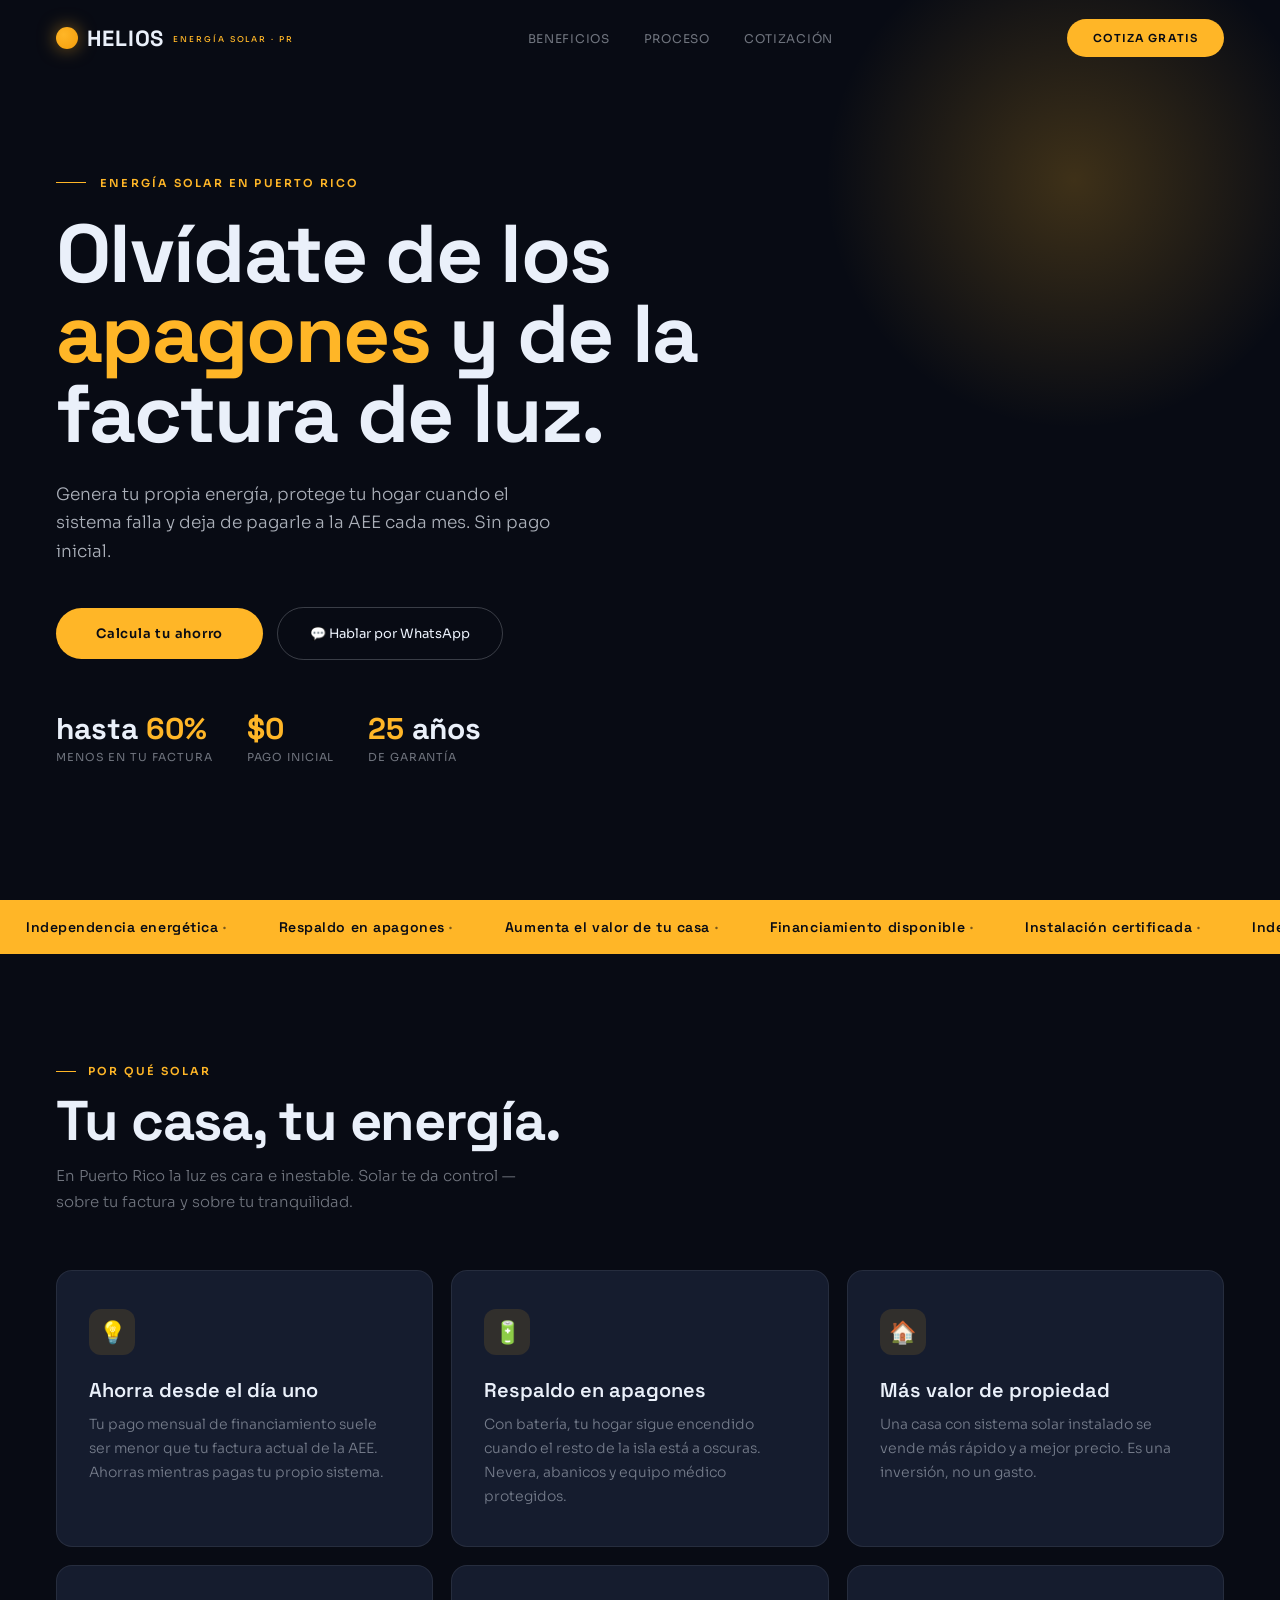
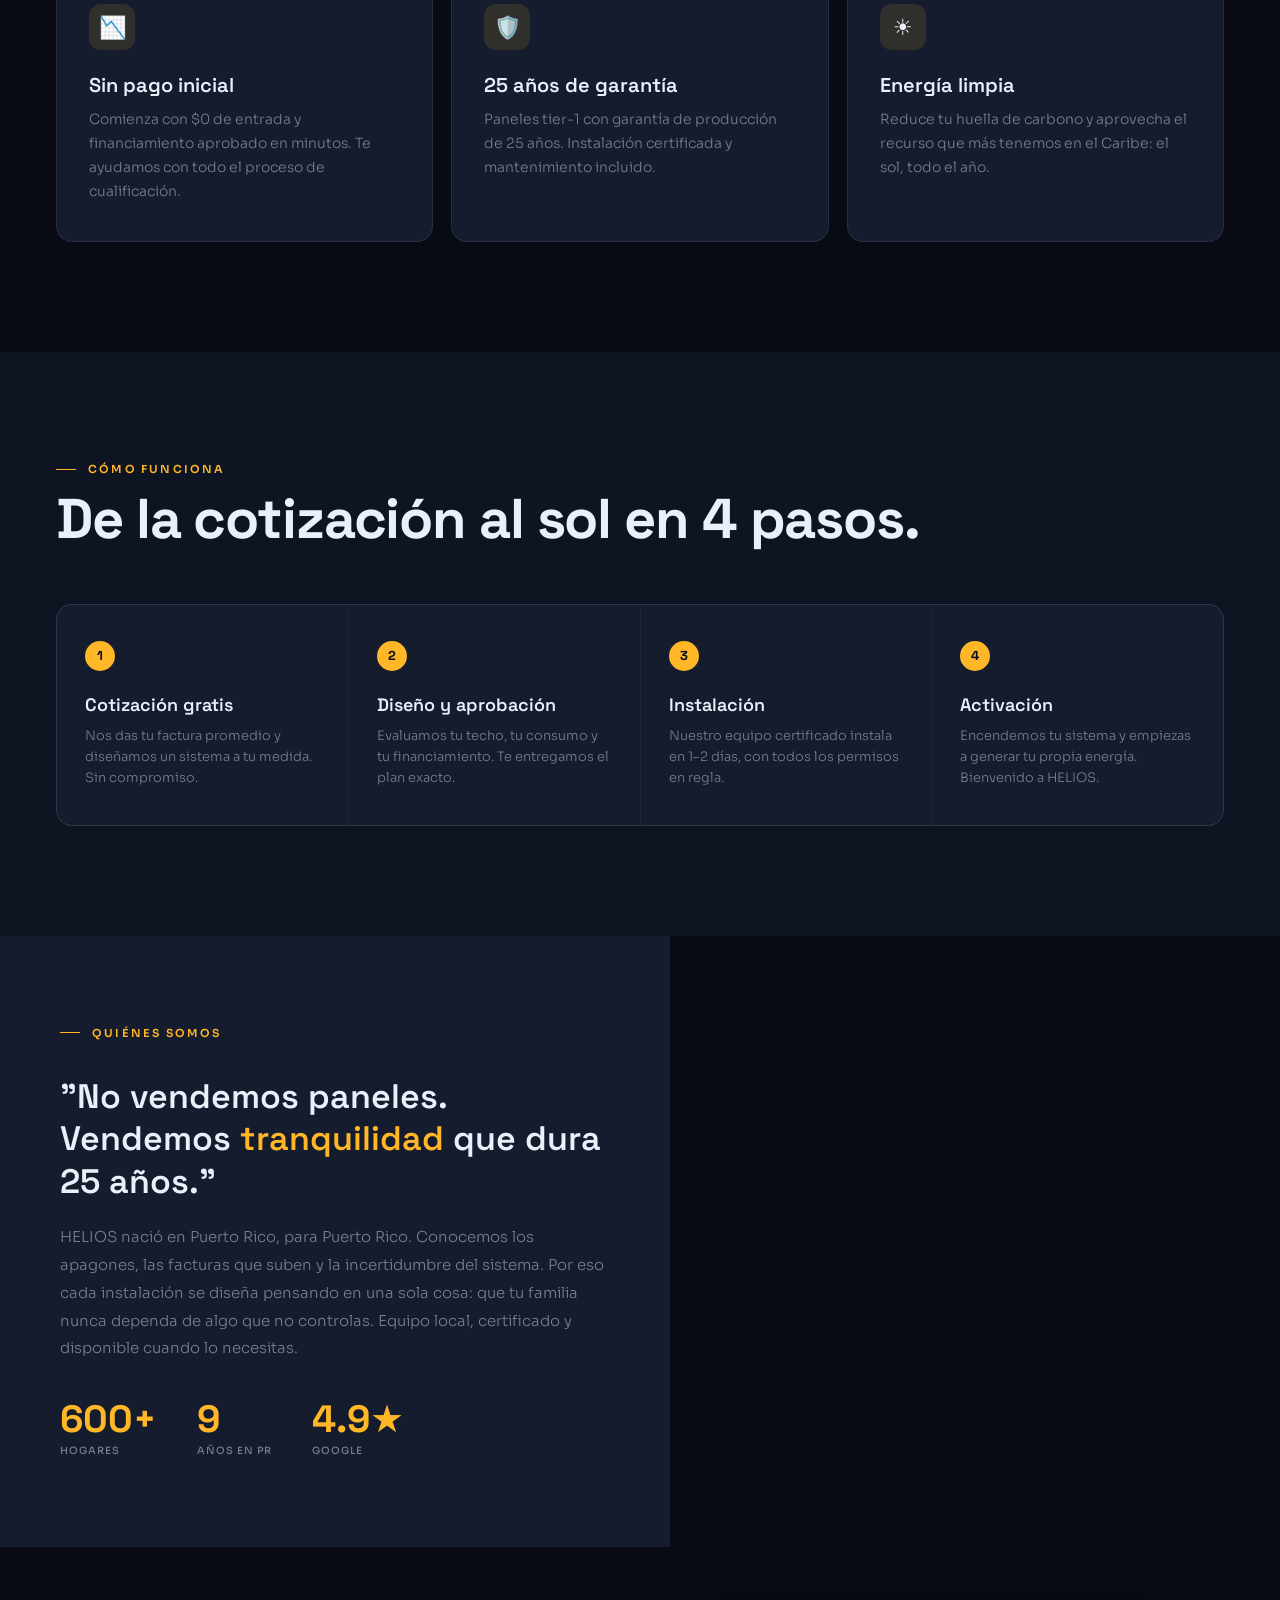
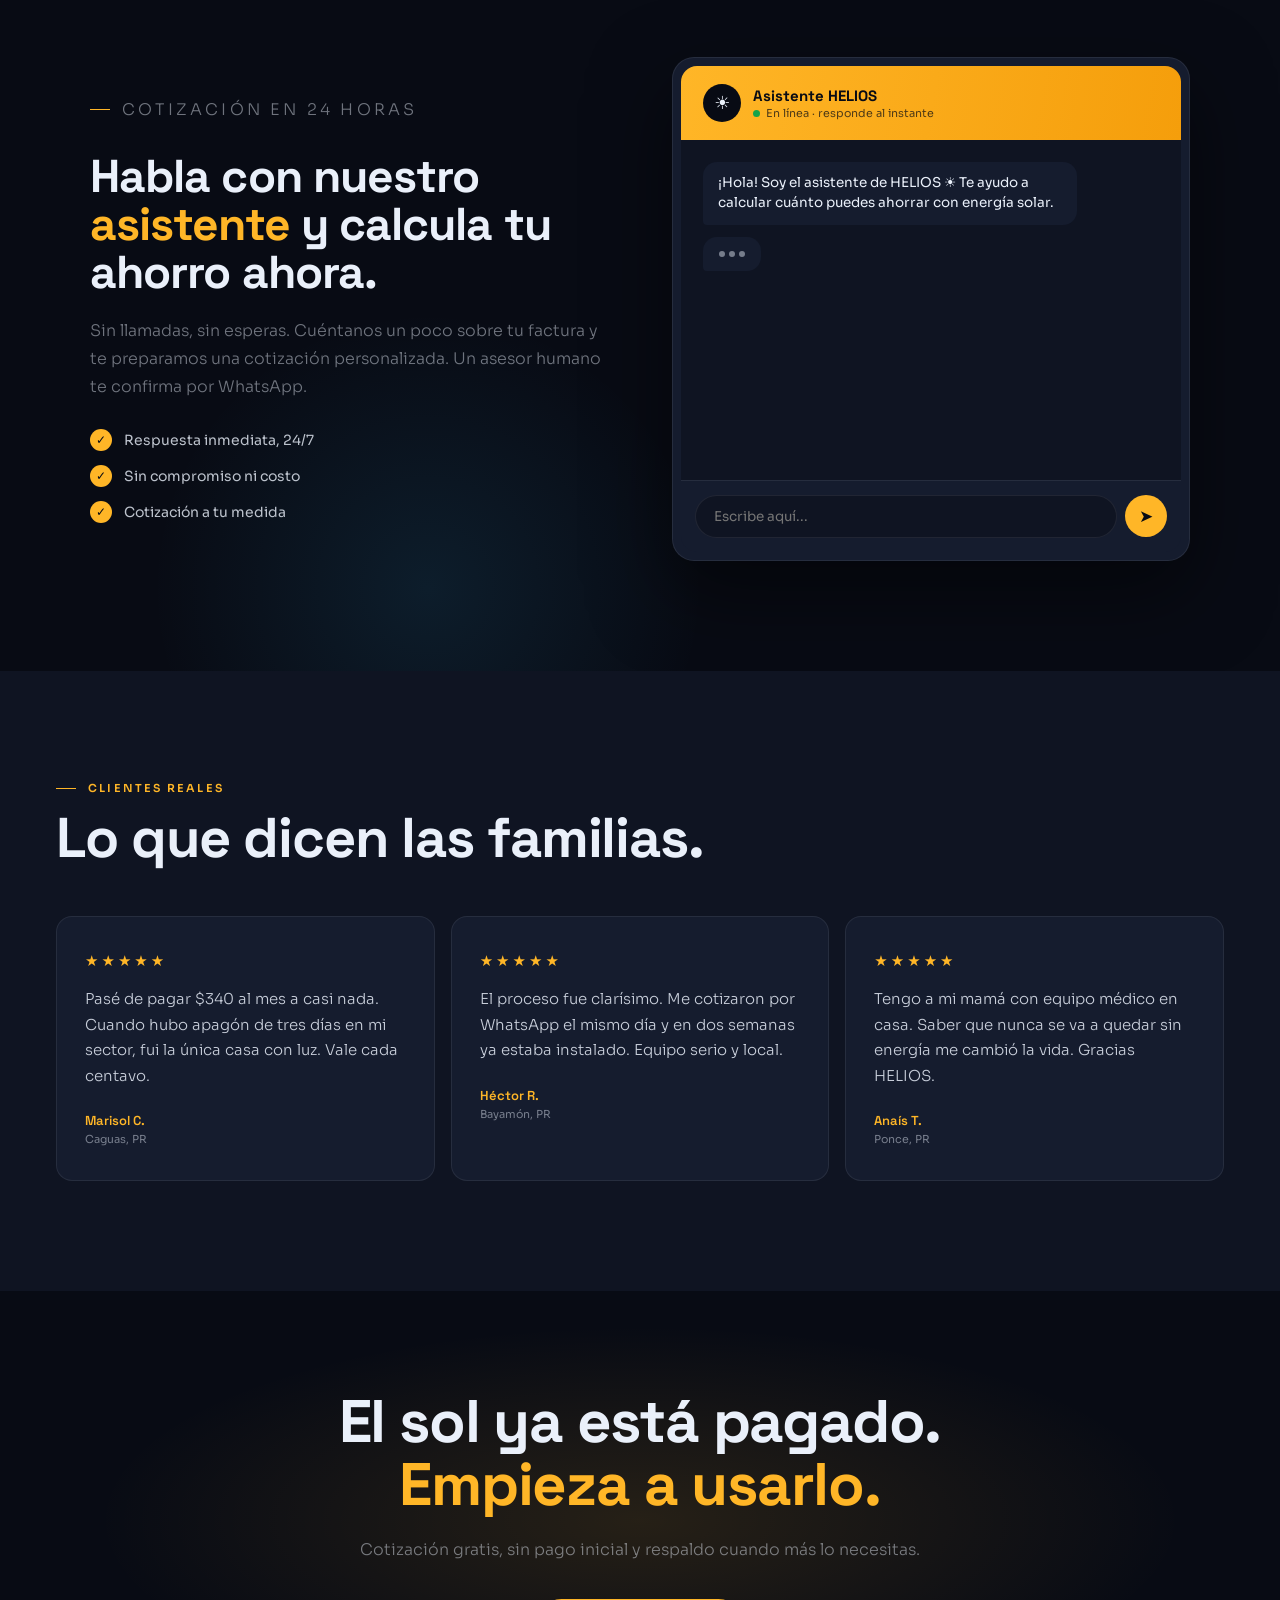
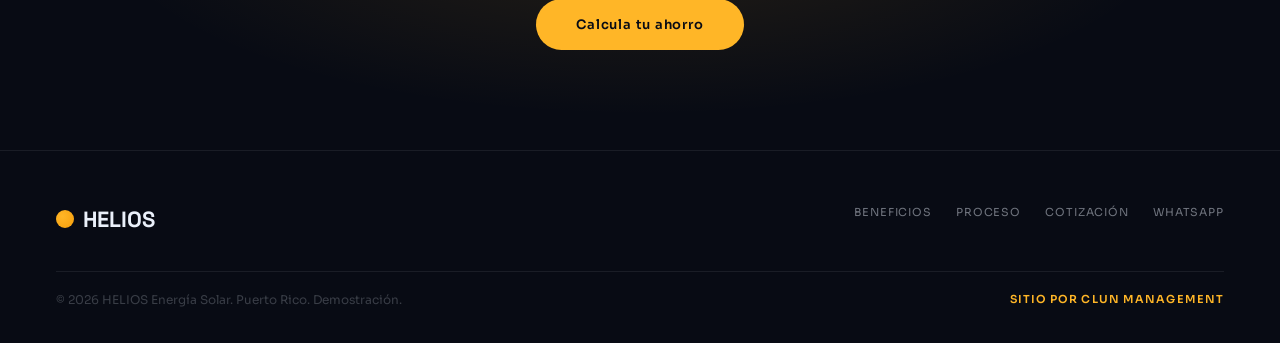
<file: solar-demo.html>
<!DOCTYPE html>
<html lang="es">
<head>
  <meta charset="UTF-8" />
  <meta name="viewport" content="width=device-width, initial-scale=1.0" />
  <title>HELIOS · Energía Solar para Puerto Rico</title>
  <link rel="preconnect" href="https://fonts.googleapis.com" />
  <link href="https://fonts.googleapis.com/css2?family=Space+Grotesk:wght@400;500;600;700&family=Sora:wght@300;400;500;600&display=swap" rel="stylesheet" />
  <style>
    :root {
      --night:  #080b14;
      --dark:   #0f1422;
      --card:   #151c2e;
      --solar:  #FFB627;
      --solar-d:#F59E0B;
      --sky:    #38BDF8;
      --cream:  #EAF0FA;
      --muted:  rgba(234,240,250,0.46);
      --border: rgba(234,240,250,0.08);
      --disp:   'Space Grotesk', system-ui, sans-serif;
      --sans:   'Sora', system-ui, sans-serif;
    }
    *, *::before, *::after { box-sizing: border-box; margin: 0; padding: 0; }
    html { scroll-behavior: smooth; }
    body { font-family: var(--sans); background: var(--night); color: var(--cream); -webkit-font-smoothing: antialiased; overflow-x: hidden; }
    a { color: inherit; text-decoration: none; }
    img { display: block; max-width: 100%; }

    /* NAV */
    .nav { position: fixed; inset: 0 0 auto 0; z-index: 300; height: 76px; display: flex; align-items: center; justify-content: space-between; padding: 0 56px; transition: background .4s, backdrop-filter .4s, border-color .4s; border-bottom: 1px solid transparent; }
    .nav.scrolled { background: rgba(8,11,20,0.9); backdrop-filter: blur(20px); border-bottom: 1px solid var(--border); }
    .nav__logo { font-family: var(--disp); font-size: 22px; font-weight: 700; letter-spacing: 0.04em; display: flex; align-items: center; gap: 9px; }
    .nav__logo i { width: 22px; height: 22px; border-radius: 50%; background: radial-gradient(circle at 35% 35%, var(--solar), var(--solar-d)); box-shadow: 0 0 18px rgba(255,182,39,0.5); display: inline-block; }
    .nav__logo span { display: block; font-family: var(--sans); font-size: 8px; font-weight: 500; letter-spacing: 0.24em; text-transform: uppercase; color: var(--solar); margin-top: 2px; }
    .nav__links { display: flex; gap: 34px; list-style: none; }
    .nav__links a { font-size: 12px; font-weight: 400; letter-spacing: 0.06em; text-transform: uppercase; color: var(--muted); transition: color .2s; }
    .nav__links a:hover { color: var(--cream); }
    .nav__cta { background: var(--solar); color: var(--night); font-size: 11px; font-weight: 600; letter-spacing: 0.1em; text-transform: uppercase; padding: 12px 26px; border-radius: 100px; transition: transform .15s, box-shadow .2s; }
    .nav__cta:hover { transform: translateY(-2px); box-shadow: 0 8px 24px rgba(255,182,39,0.3); }

    /* HERO */
    .hero { position: relative; min-height: 100vh; display: flex; align-items: center; overflow: hidden; padding: 120px 56px 80px; }
    .hero__bg { position: absolute; inset: 0; background-image: url('https://images.unsplash.com/photo-1509391366360-2e959784a276?w=1600&q=80&fit=crop'); background-size: cover; background-position: center; filter: brightness(0.32) saturate(0.85); }
    .hero__overlay { position: absolute; inset: 0; background: linear-gradient(105deg, rgba(8,11,20,0.94) 0%, rgba(8,11,20,0.6) 55%, rgba(8,11,20,0.3) 100%); }
    .hero__glow { position: absolute; top: -10%; right: -5%; width: 540px; height: 540px; background: radial-gradient(circle, rgba(255,182,39,0.22), transparent 65%); pointer-events: none; }
    .hero__content { position: relative; z-index: 2; max-width: 720px; }
    .hero__label { font-size: 11px; font-weight: 600; letter-spacing: 0.2em; text-transform: uppercase; color: var(--solar); margin-bottom: 24px; display: flex; align-items: center; gap: 14px; }
    .hero__label::before { content: ''; width: 30px; height: 1px; background: var(--solar); }
    .hero__title { font-family: var(--disp); font-size: clamp(44px, 6.4vw, 84px); font-weight: 700; line-height: 0.98; letter-spacing: -0.02em; margin-bottom: 26px; }
    .hero__title em { font-style: normal; color: var(--solar); }
    .hero__sub { font-size: 17px; font-weight: 300; color: rgba(234,240,250,0.72); line-height: 1.7; max-width: 500px; margin-bottom: 40px; }
    .hero__cta { display: flex; gap: 14px; flex-wrap: wrap; align-items: center; }
    .btn-solar { background: var(--solar); color: var(--night); font-size: 13px; font-weight: 600; letter-spacing: 0.06em; padding: 17px 40px; border-radius: 100px; display: inline-block; transition: transform .15s, box-shadow .2s; border: none; cursor: pointer; font-family: var(--sans); }
    .btn-solar:hover { transform: translateY(-2px); box-shadow: 0 10px 30px rgba(255,182,39,0.35); }
    .btn-ghost { border: 1px solid rgba(234,240,250,0.22); color: var(--cream); font-size: 13px; font-weight: 400; padding: 17px 32px; border-radius: 100px; display: inline-flex; align-items: center; gap: 9px; transition: border-color .2s, background .2s; }
    .btn-ghost:hover { border-color: rgba(234,240,250,0.5); background: rgba(234,240,250,0.04); }
    .hero__trust { display: flex; gap: 34px; margin-top: 54px; flex-wrap: wrap; }
    .hero__trust div { }
    .hero__trust b { font-family: var(--disp); font-size: 30px; font-weight: 700; color: var(--cream); display: block; line-height: 1; }
    .hero__trust b em { color: var(--solar); font-style: normal; }
    .hero__trust small { font-size: 11px; letter-spacing: 0.08em; text-transform: uppercase; color: var(--muted); margin-top: 6px; display: block; }

    /* MARQUEE STRIP */
    .strip { background: var(--solar); color: var(--night); padding: 18px 0; overflow: hidden; white-space: nowrap; font-family: var(--disp); font-weight: 600; font-size: 14px; letter-spacing: 0.04em; }
    .strip span { display: inline-block; padding: 0 26px; }
    .strip i { font-style: normal; opacity: 0.55; }

    /* SECTION COMMON */
    .s-label { font-size: 11px; font-weight: 600; letter-spacing: 0.2em; text-transform: uppercase; color: var(--solar); margin-bottom: 14px; display: flex; align-items: center; gap: 12px; }
    .s-label::before { content: ''; width: 20px; height: 1px; background: var(--solar); }
    .s-title { font-family: var(--disp); font-size: clamp(32px, 4.4vw, 56px); font-weight: 700; line-height: 1.02; letter-spacing: -0.02em; }
    .s-sub { font-size: 15px; font-weight: 300; color: var(--muted); line-height: 1.7; max-width: 480px; margin-top: 14px; }

    /* WHY / BENEFITS */
    .why { padding: 110px 56px; }
    .why__header { margin-bottom: 56px; max-width: 560px; }
    .why__grid { display: grid; grid-template-columns: repeat(3, 1fr); gap: 18px; }
    .benefit { background: var(--card); border: 1px solid var(--border); border-radius: 16px; padding: 38px 32px; transition: transform .25s, border-color .25s; }
    .benefit:hover { transform: translateY(-4px); border-color: rgba(255,182,39,0.3); }
    .benefit__icon { width: 46px; height: 46px; border-radius: 12px; background: rgba(255,182,39,0.12); display: flex; align-items: center; justify-content: center; font-size: 22px; margin-bottom: 22px; }
    .benefit__name { font-family: var(--disp); font-size: 20px; font-weight: 600; margin-bottom: 10px; }
    .benefit__desc { font-size: 14px; font-weight: 300; color: var(--muted); line-height: 1.7; }

    /* PROCESS */
    .process { padding: 110px 56px; background: var(--dark); }
    .process__header { margin-bottom: 56px; }
    .steps { display: grid; grid-template-columns: repeat(4, 1fr); gap: 1px; background: var(--border); border: 1px solid var(--border); border-radius: 16px; overflow: hidden; }
    .step { background: var(--card); padding: 36px 28px; }
    .step__num { font-family: var(--disp); font-size: 13px; font-weight: 700; color: var(--night); background: var(--solar); width: 30px; height: 30px; border-radius: 50%; display: flex; align-items: center; justify-content: center; margin-bottom: 22px; }
    .step__name { font-family: var(--disp); font-size: 18px; font-weight: 600; margin-bottom: 9px; }
    .step__desc { font-size: 13px; font-weight: 300; color: var(--muted); line-height: 1.65; }

    /* ABOUT */
    .about { display: grid; grid-template-columns: 1.1fr 1fr; }
    .about__content { background: var(--card); padding: 90px 60px; display: flex; flex-direction: column; justify-content: center; }
    .about__quote { font-family: var(--disp); font-size: clamp(24px, 2.7vw, 34px); font-weight: 600; line-height: 1.25; margin: 22px 0 20px; }
    .about__quote em { color: var(--solar); font-style: normal; }
    .about__body { font-size: 15px; font-weight: 300; color: var(--muted); line-height: 1.85; margin-bottom: 38px; }
    .about__img { background-image: url('https://images.unsplash.com/photo-1559302504-64aae6ca6b6d?w=900&q=80&fit=crop'); background-size: cover; background-position: center; min-height: 560px; }
    .stat-row { display: flex; gap: 40px; }
    .stat__num { font-family: var(--disp); font-size: 38px; font-weight: 700; color: var(--solar); line-height: 1; }
    .stat__label { font-size: 10px; font-weight: 500; letter-spacing: 0.1em; text-transform: uppercase; color: var(--muted); margin-top: 6px; }

    /* QUOTE / LEAD CAPTURE */
    .quote-sec { padding: 110px 56px; position: relative; overflow: hidden; }
    .quote-sec__glow { position: absolute; bottom: -30%; left: 10%; width: 600px; height: 600px; background: radial-gradient(circle, rgba(56,189,248,0.1), transparent 65%); pointer-events: none; }
    .quote-wrap { position: relative; z-index: 2; display: grid; grid-template-columns: 1fr 1fr; gap: 64px; align-items: center; max-width: 1100px; margin: 0 auto; }
    .quote-copy h2 { font-family: var(--disp); font-size: clamp(30px, 3.6vw, 48px); font-weight: 700; line-height: 1.05; letter-spacing: -0.02em; margin-bottom: 20px; }
    .quote-copy h2 em { color: var(--solar); font-style: normal; }
    .quote-copy p { font-size: 16px; font-weight: 300; color: var(--muted); line-height: 1.75; margin-bottom: 28px; }
    .quote-copy ul { list-style: none; display: flex; flex-direction: column; gap: 14px; }
    .quote-copy li { display: flex; align-items: center; gap: 12px; font-size: 14px; color: rgba(234,240,250,0.8); }
    .quote-copy li::before { content: '✓'; color: var(--night); background: var(--solar); width: 22px; height: 22px; border-radius: 50%; display: flex; align-items: center; justify-content: center; font-size: 12px; font-weight: 700; flex-shrink: 0; }
    .lead-card { background: var(--card); border: 1px solid var(--border); border-radius: 22px; padding: 8px; box-shadow: 0 30px 80px rgba(0,0,0,0.5); }

    /* CHAT ASSISTANT (the product demo) */
    .chat { border-radius: 16px; overflow: hidden; }
    .chat__head { background: linear-gradient(100deg, var(--solar), var(--solar-d)); padding: 18px 22px; display: flex; align-items: center; gap: 12px; }
    .chat__avatar { width: 38px; height: 38px; border-radius: 50%; background: var(--night); display: flex; align-items: center; justify-content: center; font-size: 18px; }
    .chat__head h4 { font-family: var(--disp); font-size: 15px; font-weight: 700; color: var(--night); }
    .chat__head p { font-size: 11px; color: rgba(8,11,20,0.7); display: flex; align-items: center; gap: 6px; margin-top: 1px; }
    .chat__dot { width: 7px; height: 7px; border-radius: 50%; background: #16a34a; box-shadow: 0 0 0 0 rgba(22,163,74,0.6); animation: pulse 1.8s infinite; }
    @keyframes pulse { 0% { box-shadow: 0 0 0 0 rgba(22,163,74,0.5);} 70%{ box-shadow: 0 0 0 7px rgba(22,163,74,0);} 100%{box-shadow:0 0 0 0 rgba(22,163,74,0);} }
    .chat__body { background: var(--dark); padding: 22px; height: 340px; overflow-y: auto; display: flex; flex-direction: column; gap: 12px; }
    .msg { max-width: 82%; padding: 11px 15px; font-size: 13.5px; line-height: 1.5; border-radius: 14px; animation: rise .35s ease both; }
    @keyframes rise { from { opacity: 0; transform: translateY(8px);} to { opacity:1; transform: none;} }
    .msg--bot { background: var(--card); color: var(--cream); border-bottom-left-radius: 4px; align-self: flex-start; }
    .msg--user { background: var(--solar); color: var(--night); font-weight: 500; border-bottom-right-radius: 4px; align-self: flex-end; }
    .chat__quick { display: flex; flex-wrap: wrap; gap: 8px; align-self: flex-start; max-width: 90%; }
    .quick-btn { background: transparent; border: 1px solid rgba(255,182,39,0.4); color: var(--solar); font-family: var(--sans); font-size: 12.5px; font-weight: 500; padding: 8px 14px; border-radius: 100px; cursor: pointer; transition: background .15s, color .15s; }
    .quick-btn:hover { background: var(--solar); color: var(--night); }
    .typing { display: flex; gap: 4px; padding: 14px 16px; background: var(--card); border-radius: 14px; border-bottom-left-radius: 4px; align-self: flex-start; }
    .typing span { width: 6px; height: 6px; border-radius: 50%; background: var(--muted); animation: blink 1.2s infinite; }
    .typing span:nth-child(2){ animation-delay:.2s;} .typing span:nth-child(3){ animation-delay:.4s;}
    @keyframes blink { 0%,60%,100%{opacity:.3;} 30%{opacity:1;} }
    .chat__input { display: flex; gap: 8px; padding: 14px; background: var(--card); border-top: 1px solid var(--border); }
    .chat__input input { flex: 1; background: var(--dark); border: 1px solid var(--border); border-radius: 100px; padding: 12px 18px; color: var(--cream); font-family: var(--sans); font-size: 13.5px; outline: none; }
    .chat__input input:focus { border-color: rgba(255,182,39,0.5); }
    .chat__send { background: var(--solar); border: none; width: 42px; height: 42px; border-radius: 50%; cursor: pointer; font-size: 17px; color: var(--night); flex-shrink: 0; transition: transform .15s; }
    .chat__send:hover { transform: scale(1.08); }

    /* TESTIMONIALS */
    .testimonials { padding: 110px 56px; background: var(--dark); }
    .testimonials__header { margin-bottom: 50px; }
    .testi-grid { display: grid; grid-template-columns: repeat(3, 1fr); gap: 16px; }
    .testi-card { background: var(--card); border: 1px solid var(--border); border-radius: 16px; padding: 34px 28px; }
    .testi-stars { color: var(--solar); font-size: 15px; letter-spacing: 3px; margin-bottom: 16px; }
    .testi-text { font-size: 15px; font-weight: 300; line-height: 1.7; color: rgba(234,240,250,0.84); margin-bottom: 24px; }
    .testi-author { font-family: var(--disp); font-size: 13px; font-weight: 600; color: var(--solar); }
    .testi-detail { font-size: 11px; color: var(--muted); margin-top: 3px; }

    /* FINAL CTA */
    .final { padding: 100px 56px; text-align: center; position: relative; overflow: hidden; }
    .final__glow { position: absolute; inset: 0; background: radial-gradient(ellipse at center, rgba(255,182,39,0.12), transparent 60%); }
    .final__inner { position: relative; z-index: 2; max-width: 640px; margin: 0 auto; }
    .final h2 { font-family: var(--disp); font-size: clamp(34px, 5vw, 60px); font-weight: 700; line-height: 1.04; letter-spacing: -0.02em; margin-bottom: 20px; }
    .final h2 em { color: var(--solar); font-style: normal; }
    .final p { font-size: 16px; font-weight: 300; color: var(--muted); margin-bottom: 36px; line-height: 1.7; }

    /* FOOTER */
    footer { background: var(--night); border-top: 1px solid var(--border); padding: 54px 56px 36px; }
    .footer__top { display: flex; justify-content: space-between; align-items: flex-start; margin-bottom: 38px; flex-wrap: wrap; gap: 24px; }
    .footer__logo { font-family: var(--disp); font-size: 22px; font-weight: 700; display: flex; align-items: center; gap: 9px; }
    .footer__logo i { width: 18px; height: 18px; border-radius: 50%; background: radial-gradient(circle at 35% 35%, var(--solar), var(--solar-d)); }
    .footer__links { display: flex; gap: 24px; flex-wrap: wrap; }
    .footer__links a { font-size: 11px; letter-spacing: 0.08em; text-transform: uppercase; color: var(--muted); transition: color .2s; }
    .footer__links a:hover { color: var(--solar); }
    .footer__bottom { display: flex; justify-content: space-between; padding-top: 20px; border-top: 1px solid var(--border); flex-wrap: wrap; gap: 10px; }
    .footer__copy { font-size: 12px; color: rgba(234,240,250,0.22); }
    .footer__clun { font-size: 11px; font-weight: 600; letter-spacing: 0.1em; text-transform: uppercase; color: var(--solar); }

    @media (max-width: 920px) {
      .nav { padding: 0 20px; } .nav__links { display: none; }
      .hero { padding: 110px 22px 70px; }
      .why, .process, .quote-sec, .testimonials, .final { padding: 70px 22px; }
      .why__grid { grid-template-columns: 1fr; }
      .steps { grid-template-columns: 1fr 1fr; }
      .about { grid-template-columns: 1fr; } .about__img { min-height: 320px; } .about__content { padding: 56px 26px; }
      .quote-wrap { grid-template-columns: 1fr; gap: 36px; }
      .testi-grid { grid-template-columns: 1fr; }
      footer { padding: 44px 22px 28px; }
    }
    @media (max-width: 520px) { .steps { grid-template-columns: 1fr; } }
  </style>
</head>
<body>

  <nav class="nav" id="nav">
    <div class="nav__logo"><i></i>HELIOS<span>Energía Solar · PR</span></div>
    <ul class="nav__links">
      <li><a href="#why">Beneficios</a></li>
      <li><a href="#process">Proceso</a></li>
      <li><a href="#cotiza">Cotización</a></li>
    </ul>
    <a href="#cotiza" class="nav__cta">Cotiza Gratis</a>
  </nav>

  <section class="hero">
    <div class="hero__bg"></div>
    <div class="hero__overlay"></div>
    <div class="hero__glow"></div>
    <div class="hero__content">
      <p class="hero__label">Energía solar en Puerto Rico</p>
      <h1 class="hero__title">Olvídate de los<br /><em>apagones</em> y de la<br />factura de luz.</h1>
      <p class="hero__sub">Genera tu propia energía, protege tu hogar cuando el sistema falla y deja de pagarle a la AEE cada mes. Sin pago inicial.</p>
      <div class="hero__cta">
        <a href="#cotiza" class="btn-solar">Calcula tu ahorro</a>
        <a href="https://wa.me/17875994838?text=Hola%2C%20quiero%20informaci%C3%B3n%20sobre%20paneles%20solares." target="_blank" class="btn-ghost">💬 Hablar por WhatsApp</a>
      </div>
      <div class="hero__trust">
        <div><b>hasta <em>60%</em></b><small>Menos en tu factura</small></div>
        <div><b><em>$0</em></b><small>Pago inicial</small></div>
        <div><b><em>25</em> años</b><small>De garantía</small></div>
      </div>
    </div>
  </section>

  <div class="strip">
    <span>Independencia energética <i>·</i></span><span>Respaldo en apagones <i>·</i></span><span>Aumenta el valor de tu casa <i>·</i></span><span>Financiamiento disponible <i>·</i></span><span>Instalación certificada <i>·</i></span><span>Independencia energética <i>·</i></span><span>Respaldo en apagones <i>·</i></span>
  </div>

  <section class="why" id="why">
    <div class="why__header">
      <p class="s-label">Por qué solar</p>
      <h2 class="s-title">Tu casa, tu energía.</h2>
      <p class="s-sub">En Puerto Rico la luz es cara e inestable. Solar te da control — sobre tu factura y sobre tu tranquilidad.</p>
    </div>
    <div class="why__grid">
      <div class="benefit"><div class="benefit__icon">💡</div><div class="benefit__name">Ahorra desde el día uno</div><div class="benefit__desc">Tu pago mensual de financiamiento suele ser menor que tu factura actual de la AEE. Ahorras mientras pagas tu propio sistema.</div></div>
      <div class="benefit"><div class="benefit__icon">🔋</div><div class="benefit__name">Respaldo en apagones</div><div class="benefit__desc">Con batería, tu hogar sigue encendido cuando el resto de la isla está a oscuras. Nevera, abanicos y equipo médico protegidos.</div></div>
      <div class="benefit"><div class="benefit__icon">🏠</div><div class="benefit__name">Más valor de propiedad</div><div class="benefit__desc">Una casa con sistema solar instalado se vende más rápido y a mejor precio. Es una inversión, no un gasto.</div></div>
      <div class="benefit"><div class="benefit__icon">📉</div><div class="benefit__name">Sin pago inicial</div><div class="benefit__desc">Comienza con $0 de entrada y financiamiento aprobado en minutos. Te ayudamos con todo el proceso de cualificación.</div></div>
      <div class="benefit"><div class="benefit__icon">🛡️</div><div class="benefit__name">25 años de garantía</div><div class="benefit__desc">Paneles tier-1 con garantía de producción de 25 años. Instalación certificada y mantenimiento incluido.</div></div>
      <div class="benefit"><div class="benefit__icon">☀️</div><div class="benefit__name">Energía limpia</div><div class="benefit__desc">Reduce tu huella de carbono y aprovecha el recurso que más tenemos en el Caribe: el sol, todo el año.</div></div>
    </div>
  </section>

  <section class="process" id="process">
    <div class="process__header">
      <p class="s-label">Cómo funciona</p>
      <h2 class="s-title">De la cotización al sol en 4 pasos.</h2>
    </div>
    <div class="steps">
      <div class="step"><div class="step__num">1</div><div class="step__name">Cotización gratis</div><div class="step__desc">Nos das tu factura promedio y diseñamos un sistema a tu medida. Sin compromiso.</div></div>
      <div class="step"><div class="step__num">2</div><div class="step__name">Diseño y aprobación</div><div class="step__desc">Evaluamos tu techo, tu consumo y tu financiamiento. Te entregamos el plan exacto.</div></div>
      <div class="step"><div class="step__num">3</div><div class="step__name">Instalación</div><div class="step__desc">Nuestro equipo certificado instala en 1–2 días, con todos los permisos en regla.</div></div>
      <div class="step"><div class="step__num">4</div><div class="step__name">Activación</div><div class="step__desc">Encendemos tu sistema y empiezas a generar tu propia energía. Bienvenido a HELIOS.</div></div>
    </div>
  </section>

  <section class="about">
    <div class="about__content">
      <p class="s-label">Quiénes somos</p>
      <blockquote class="about__quote">"No vendemos paneles. Vendemos <em>tranquilidad</em> que dura 25 años."</blockquote>
      <p class="about__body">HELIOS nació en Puerto Rico, para Puerto Rico. Conocemos los apagones, las facturas que suben y la incertidumbre del sistema. Por eso cada instalación se diseña pensando en una sola cosa: que tu familia nunca dependa de algo que no controlas. Equipo local, certificado y disponible cuando lo necesitas.</p>
      <div class="stat-row">
        <div><div class="stat__num">600+</div><div class="stat__label">Hogares</div></div>
        <div><div class="stat__num">9</div><div class="stat__label">Años en PR</div></div>
        <div><div class="stat__num">4.9★</div><div class="stat__label">Google</div></div>
      </div>
    </div>
    <div class="about__img"></div>
  </section>

  <section class="quote-sec" id="cotiza">
    <div class="quote-sec__glow"></div>
    <div class="quote-wrap">
      <div class="quote-copy">
        <p class="s-label">Cotización en 24 horas</p>
        <h2>Habla con nuestro <em>asistente</em> y calcula tu ahorro ahora.</h2>
        <p>Sin llamadas, sin esperas. Cuéntanos un poco sobre tu factura y te preparamos una cotización personalizada. Un asesor humano te confirma por WhatsApp.</p>
        <ul>
          <li>Respuesta inmediata, 24/7</li>
          <li>Sin compromiso ni costo</li>
          <li>Cotización a tu medida</li>
        </ul>
      </div>

      <div class="lead-card">
        <div class="chat">
          <div class="chat__head">
            <div class="chat__avatar">☀️</div>
            <div>
              <h4>Asistente HELIOS</h4>
              <p><span class="chat__dot"></span> En línea · responde al instante</p>
            </div>
          </div>
          <div class="chat__body" id="chatBody"></div>
          <form class="chat__input" id="chatForm" autocomplete="off">
            <input type="text" id="chatInput" placeholder="Escribe aquí..." />
            <button type="submit" class="chat__send" aria-label="Enviar">➤</button>
          </form>
        </div>
      </div>
    </div>
  </section>

  <section class="testimonials">
    <div class="testimonials__header">
      <p class="s-label">Clientes reales</p>
      <h2 class="s-title">Lo que dicen las familias.</h2>
    </div>
    <div class="testi-grid">
      <div class="testi-card"><div class="testi-stars">★★★★★</div><p class="testi-text">Pasé de pagar $340 al mes a casi nada. Cuando hubo apagón de tres días en mi sector, fui la única casa con luz. Vale cada centavo.</p><div class="testi-author">Marisol C.</div><div class="testi-detail">Caguas, PR</div></div>
      <div class="testi-card"><div class="testi-stars">★★★★★</div><p class="testi-text">El proceso fue clarísimo. Me cotizaron por WhatsApp el mismo día y en dos semanas ya estaba instalado. Equipo serio y local.</p><div class="testi-author">Héctor R.</div><div class="testi-detail">Bayamón, PR</div></div>
      <div class="testi-card"><div class="testi-stars">★★★★★</div><p class="testi-text">Tengo a mi mamá con equipo médico en casa. Saber que nunca se va a quedar sin energía me cambió la vida. Gracias HELIOS.</p><div class="testi-author">Anaís T.</div><div class="testi-detail">Ponce, PR</div></div>
    </div>
  </section>

  <section class="final">
    <div class="final__glow"></div>
    <div class="final__inner">
      <h2>El sol ya está pagado.<br /><em>Empieza a usarlo.</em></h2>
      <p>Cotización gratis, sin pago inicial y respaldo cuando más lo necesitas.</p>
      <a href="#cotiza" class="btn-solar">Calcula tu ahorro</a>
    </div>
  </section>

  <footer>
    <div class="footer__top">
      <div class="footer__logo"><i></i>HELIOS</div>
      <div class="footer__links">
        <a href="#why">Beneficios</a>
        <a href="#process">Proceso</a>
        <a href="#cotiza">Cotización</a>
        <a href="https://wa.me/17875994838" target="_blank">WhatsApp</a>
      </div>
    </div>
    <div class="footer__bottom">
      <p class="footer__copy">© 2026 HELIOS Energía Solar. Puerto Rico. Demostración.</p>
      <p class="footer__clun">Sitio por CLUN Management</p>
    </div>
  </footer>

  <script>
    // Nav scroll state
    const nav = document.getElementById('nav');
    window.addEventListener('scroll', () => nav.classList.toggle('scrolled', window.scrollY > 50), { passive: true });

    // ===== Interactive lead-capture assistant =====
    // Pure front-end simulation of the AI follow-up product:
    // captures name -> qualifies by bill -> captures phone -> hands off.
    const body = document.getElementById('chatBody');
    const form = document.getElementById('chatForm');
    const input = document.getElementById('chatInput');
    const lead = { nombre: '', factura: '', telefono: '' };
    let step = 0;

    function scrollDown() { body.scrollTop = body.scrollHeight; }
    function addMsg(text, who) {
      const m = document.createElement('div');
      m.className = 'msg msg--' + who;
      m.textContent = text;
      body.appendChild(m); scrollDown();
    }
    function typing() {
      const t = document.createElement('div');
      t.className = 'typing'; t.id = 'typing';
      t.innerHTML = '<span></span><span></span><span></span>';
      body.appendChild(t); scrollDown();
    }
    function clearTyping() { const t = document.getElementById('typing'); if (t) t.remove(); }
    function botSay(text, after) {
      typing();
      setTimeout(() => { clearTyping(); addMsg(text, 'bot'); if (after) after(); }, 900);
    }
    function quickReplies(options) {
      const wrap = document.createElement('div');
      wrap.className = 'chat__quick';
      options.forEach(opt => {
        const b = document.createElement('button');
        b.className = 'quick-btn'; b.type = 'button'; b.textContent = opt;
        b.onclick = () => { wrap.remove(); addMsg(opt, 'user'); handleBill(opt); };
        wrap.appendChild(b);
      });
      body.appendChild(wrap); scrollDown();
    }

    function handleBill(value) {
      lead.factura = value;
      const savings = value.includes('350') ? '$280' : value.includes('200') ? '$170' : '$95';
      input.disabled = false;
      botSay('Con una factura de ' + value + ', podrías ahorrar cerca de ' + savings + ' al mes. ☀️', () => {
        botSay('¿A qué número de WhatsApp te enviamos tu cotización gratis?', () => { step = 2; input.placeholder = 'Tu número de WhatsApp...'; input.focus(); });
      });
    }

    // Send the captured lead to CLUN's inbox (same backend as contact.html)
    async function sendLead() {
      const data = new FormData();
      data.append('Nombre', lead.nombre);
      data.append('Telefono', lead.telefono);
      data.append('Factura mensual', lead.factura);
      data.append('Fuente', 'HELIOS solar-demo (chat)');
      data.append('_subject', 'Nuevo lead solar — HELIOS / CLUN');
      data.append('_captcha', 'false');
      try {
        await fetch('https://formsubmit.co/ajax/clunmanagement@gmail.com', {
          method: 'POST', headers: { 'Accept': 'application/json' }, body: data,
        });
      } catch (_) { /* confirm to the user regardless */ }
    }

    form.addEventListener('submit', (e) => {
      e.preventDefault();
      const val = input.value.trim();
      if (!val) return;
      addMsg(val, 'user');
      input.value = '';

      if (step === 0) {                       // got name
        lead.nombre = val.split(' ')[0];
        step = 1; input.disabled = true;
        botSay('¡Mucho gusto, ' + lead.nombre + '! 👋 ¿Cuánto pagas de luz al mes, más o menos?', () => {
          quickReplies(['$100 – $200', '$200 – $350', 'Más de $350']);
        });
      } else if (step === 2) {                // got phone
        lead.telefono = val;
        step = 3;
        sendLead();                           // fire the real lead to CLUN's inbox
        botSay('¡Listo, ' + lead.nombre + '! 🙌 Recibimos tus datos. Un asesor de HELIOS te contactará por WhatsApp en minutos con tu cotización personalizada.', () => {
          input.placeholder = 'Conversación finalizada';
          input.disabled = true;
        });
      }
    });

    // Kickoff
    botSay('¡Hola! Soy el asistente de HELIOS ☀️ Te ayudo a calcular cuánto puedes ahorrar con energía solar.', () => {
      botSay('Para empezar, ¿cómo te llamas?', () => input.focus());
    });
  </script>
</body>
</html>
</file>
